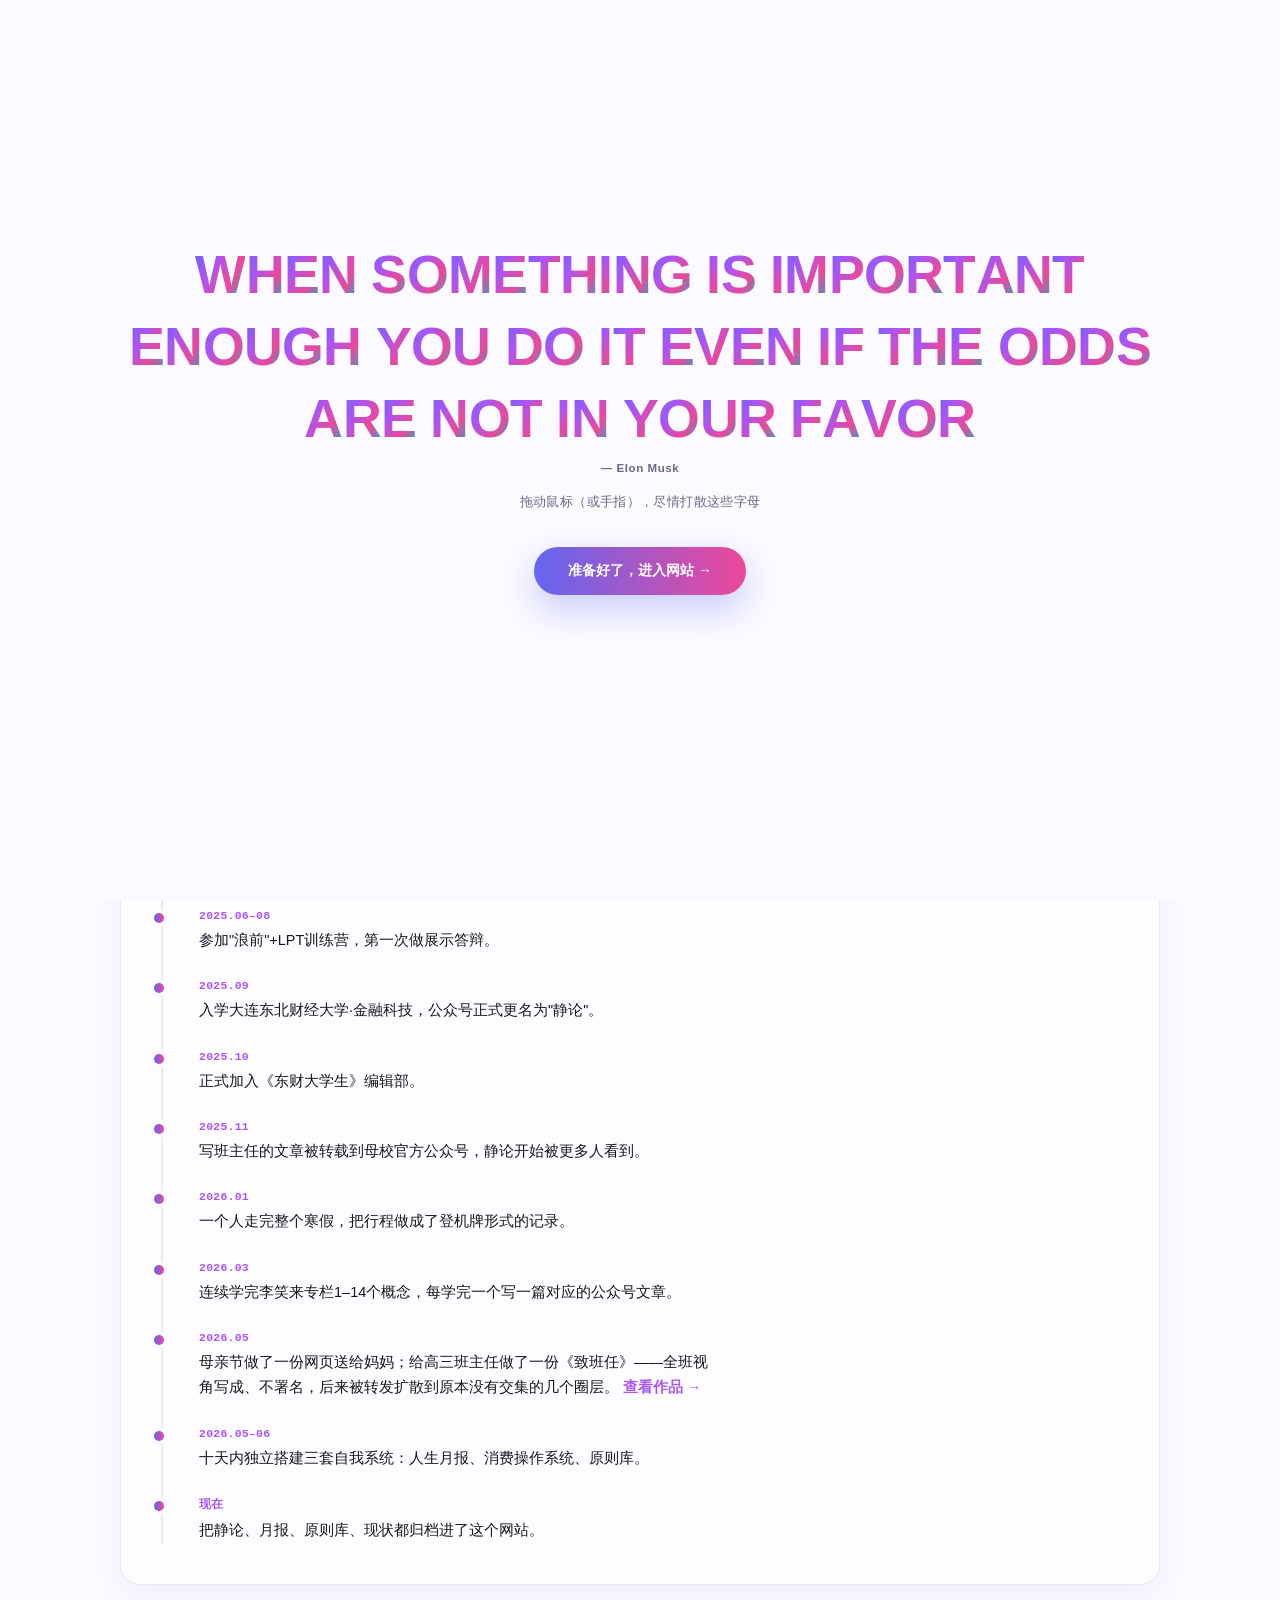
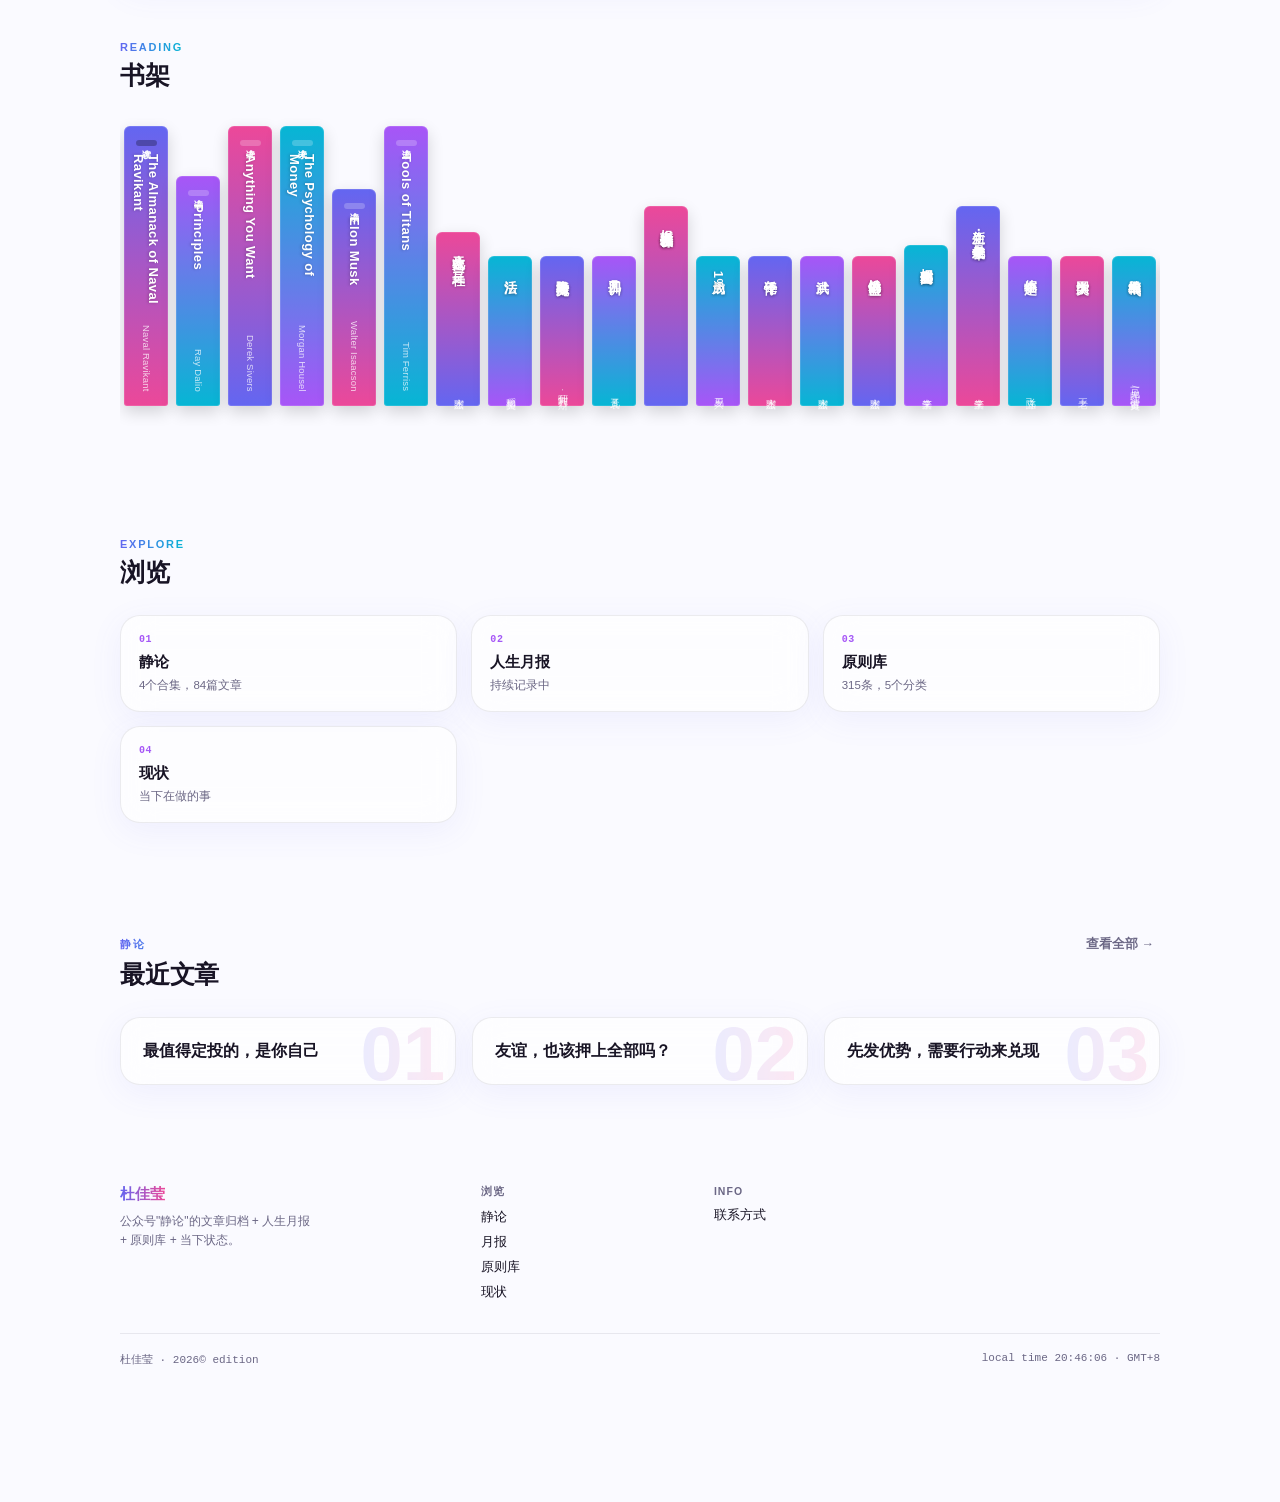
<file: index.html>
<!doctype html>
<html lang="zh-CN">
<head>
<meta charset="UTF-8">
<meta name="viewport" content="width=device-width, initial-scale=1.0">
<title>杜佳莹 · 个人网站</title>
<link rel="stylesheet" href="css/style.css">
</head>
<body>

<div class="intro-gate" id="introGate">
  <div class="intro-letters" id="introLetters"></div>
  <p class="intro-attr">— Elon Musk</p>
  <p class="intro-hint" id="introHint">拖动鼠标（或手指），尽情打散这些字母</p>
  <button class="intro-enter" id="introEnterBtn">准备好了，进入网站 →</button>
  <div class="intro-loadwrap" id="introLoadWrap">
    <div class="intro-loadtrack"><div class="intro-loadfill" id="introLoadFill"></div></div>
    <div class="intro-loadpct" id="introLoadPct">0%</div>
  </div>
</div>

<div class="mesh"><div class="blob b1"></div><div class="blob b2"></div><div class="blob b3"></div></div>

<header class="top">
  <div class="mark"><span>杜佳莹</span></div>
  <div class="header-right">
    <nav class="nav" id="mainNav">
      <a class="navlink on" data-view="home" onclick="showView('home')">首页</a>
      <a class="navlink" data-view="jinglun" onclick="showView('jinglun')">静论</a>
      <a class="navlink" data-view="yuebao" onclick="showView('yuebao')">月报</a>
      <a class="navlink" data-view="principles" onclick="showView('principles')">原则库</a>
      <a class="navlink" data-view="status" onclick="showView('status')">现状</a>
      <a class="navlink" data-view="contact" onclick="showView('contact')">联系</a>
    </nav>
    <button class="search-btn" onclick="openSearch()" aria-label="搜索" title="搜索 (Ctrl+K)">🔍</button>
    <div class="theme-toggle" id="themeToggle">
      <span class="on" data-theme="light" onclick="setTheme('light')">Light</span>
      <span data-theme="dark" onclick="setTheme('dark')">Dark</span>
    </div>
    <button class="menu-btn" id="menuBtn" onclick="toggleMenu()" aria-label="菜单">☰</button>
  </div>
</header>

<div class="search-overlay" id="searchOverlay">
  <div class="search-panel glass">
    <div class="search-inputrow">
      <span class="search-ic">🔍</span>
      <input type="text" id="searchInput" class="search-input" placeholder="搜索静论文章标题…" autocomplete="off"/>
      <button class="search-close" onclick="closeSearch()" aria-label="关闭">✕</button>
    </div>
    <div class="search-results" id="searchResults"></div>
  </div>
</div>

<div class="wrap">
  <div class="view active" data-view="home">
    <div class="hero">
      <div class="dispatch glass"><span class="dot"></span><span>持续更新中 · 静论/月报/原则库/现状</span></div>
      <h1 class="h1">Live long,<br/>and prosper.</h1>
      <p class="dek">一个长期使用的个人网站——公众号"静论"的文章归档、人生月报、原则库、当下状态。</p>
      <div class="glass stats">
        <div class="stat"><div class="n" data-target="84">0</div><div class="l">静论文章</div></div>
          <div class="stat"><div class="n" data-target="311">0</div><div class="l">原则条目</div></div>
        <div class="stat"><div class="n" data-target="4">0</div><div class="l">静论合集</div></div>
        <div class="stat"><div class="n" data-target="15">0</div><div class="l">月报期数</div></div>
      </div>
    </div>

    <div class="about-primary glass" id="introBox">
      <div class="eyebrow">About</div>
      <h2 class="h2" style="margin-top:6px">杜佳莹</h2>
      <p class="about-sub">19岁 · 金融科技 · 创作者</p>

      <div class="about-tags">
        <span class="tag-pill">逆向思考</span>
        <span class="tag-pill">不追热点</span>
        <span class="tag-pill">创作者路线</span>
        <span class="tag-pill">长期记录者</span>
        <span class="tag-pill">格式定义者</span>
        <span class="tag-pill">反标准答案</span>
      </div>

      <div class="timeline">
        <div class="tl-item">
          <div class="tl-dot"></div>
          <div class="tl-date">2025.06</div>
          <div class="tl-text">高考语文133.5分，高考结束的假期创办了自己的公众号，写下第一篇文章——写得很粗糙，还是发了。</div>
        </div>
        <div class="tl-item">
          <div class="tl-dot"></div>
          <div class="tl-date">2025.06–08</div>
          <div class="tl-text">参加"浪前"+LPT训练营，第一次做展示答辩。</div>
        </div>
        <div class="tl-item">
          <div class="tl-dot"></div>
          <div class="tl-date">2025.09</div>
          <div class="tl-text">入学大连东北财经大学·金融科技，公众号正式更名为"静论"。</div>
        </div>
        <div class="tl-item">
          <div class="tl-dot"></div>
          <div class="tl-date">2025.10</div>
          <div class="tl-text">正式加入《东财大学生》编辑部。</div>
        </div>
        <div class="tl-item">
          <div class="tl-dot"></div>
          <div class="tl-date">2025.11</div>
          <div class="tl-text">写班主任的文章被转载到母校官方公众号，静论开始被更多人看到。</div>
        </div>
        <div class="tl-item">
          <div class="tl-dot"></div>
          <div class="tl-date">2026.01</div>
          <div class="tl-text">一个人走完整个寒假，把行程做成了登机牌形式的记录。</div>
        </div>
        <div class="tl-item">
          <div class="tl-dot"></div>
          <div class="tl-date">2026.03</div>
          <div class="tl-text">连续学完李笑来专栏1–14个概念，每学完一个写一篇对应的公众号文章。</div>
        </div>
        <div class="tl-item">
          <div class="tl-dot"></div>
          <div class="tl-date">2026.05</div>
          <div class="tl-text">母亲节做了一份网页送给妈妈；给高三班主任做了一份《致班任》——全班视角写成、不署名，后来被转发扩散到原本没有交集的几个圈层。<a href="https://zhibanren2026.netlify.app" target="_blank" rel="noopener" class="tl-link">查看作品 →</a></div>
        </div>
        <div class="tl-item">
          <div class="tl-dot"></div>
          <div class="tl-date">2026.05–06</div>
          <div class="tl-text">十天内独立搭建三套自我系统：人生月报、消费操作系统、原则库。</div>
        </div>
        <div class="tl-item">
          <div class="tl-dot"></div>
          <div class="tl-date">现在</div>
          <div class="tl-text">把静论、月报、原则库、现状都归档进了这个网站。</div>
        </div>
      </div>
    </div>

    <section class="sec">
      <div class="sechead"><div><div class="eyebrow">Reading</div><h2 class="h2">书架</h2></div></div>
      <div class="shelf" id="bookshelf"></div>
    </section>

    <section class="sec">
      <div class="sechead"><div><div class="eyebrow">Explore</div><h2 class="h2">浏览</h2></div></div>
      <div class="dirgrid">
        <div class="glass dircard" onclick="showView('jinglun')"><div class="idx">01</div><h3>静论</h3><p>4个合集，84篇文章</p></div>
        <div class="glass dircard" onclick="showView('yuebao')"><div class="idx">02</div><h3>人生月报</h3><p>持续记录中</p></div>
        <div class="glass dircard" onclick="showView('principles')"><div class="idx">03</div><h3>原则库</h3><p>315条，5个分类</p></div>
        <div class="glass dircard" onclick="showView('status')"><div class="idx">04</div><h3>现状</h3><p>当下在做的事</p></div>
      </div>
    </section>

    <section class="sec">
      <div class="sechead"><div><div class="eyebrow">静论</div><h2 class="h2">最近文章</h2></div><button class="more" onclick="showView('jinglun')">查看全部 →</button></div>
      <div class="grid3" id="home-articles"></div>
    </section>
  </div>

  <div class="view" data-view="jinglun">
    <button class="back" onclick="showView('home')">← 返回首页</button>
    <div class="sechead"><div><div class="eyebrow">静论</div><h2 class="h2">合集（4个，共84篇）</h2></div></div>
    <div class="collgrid" id="collection-list" style="margin-bottom:40px"></div>
    <div class="coll-tabs" id="coll-tabs" style="margin-bottom:24px"></div>
    <div id="article-by-collection"></div>
  </div>

  <div class="view" data-view="yuebao">
    <button class="back" onclick="showView('home')">← 返回首页</button>
    <div class="sechead"><div><div class="eyebrow">人生月报</div><h2 class="h2">按月归档</h2></div></div>

    <div class="glass journey-box">
      <div class="journey-lbl">成长轨迹 · 2025.08 – 2026.10</div>
      <div class="journey" id="journeyBars"></div>
      <div class="journey-phases" id="journeyPhases"></div>
      <p class="journey-line" id="journeyLine"></p>
    </div>

    <div id="yuebao-list"></div>
  </div>

  <div class="view" data-view="yuebao-detail"><div class="art-page" id="yuebao-slot"></div></div>

  <div class="view" data-view="principles">
    <button class="back" onclick="showView('home')">← 返回首页</button>
      <div class="sechead"><div><div class="eyebrow">原则库</div><h2 class="h2">315条，按五类分组</h2></div></div>
    <div class="coll-tabs" id="pcat-tabs" style="margin-bottom:20px"></div>
    <div class="pcat-grid" id="principle-list"></div>
  </div>

  <div class="view" data-view="status">
    <button class="back" onclick="showView('home')">← 返回首页</button>
    <div class="sechead"><div><div class="eyebrow">现状</div><h2 class="h2">当下在做的事</h2></div></div>
    <div class="mono" style="font-size:11px;color:var(--sub);margin-bottom:16px" id="status-sync-time"></div>
    <div class="status-grid" id="status-labels"></div>
    <div class="glass pv1" style="margin-top:20px" id="status-bars"></div>
    <div class="glass pv1" style="margin-top:20px" id="showProgress"></div>

    <div class="glass heatmap-box">
      <div class="journey-lbl">执行记录 · 近30天</div>
      <div class="heatmap" id="heatmapGrid"></div>
      <div class="heatmap-legend"><span>强度</span><span class="hm-cell hm-lv1"></span><span class="hm-cell hm-lv2"></span><span class="hm-cell hm-lv3"></span><span class="hm-cell hm-lv4"></span></div>
    </div>

    <div class="journey-lbl" style="margin-top:24px">成就</div>
    <div class="badge-grid" id="badgeGrid"></div>
  </div>

  <div class="view" data-view="contact">
    <button class="back" onclick="showView('home')">← 返回首页</button>
    <div class="sechead"><div><div class="eyebrow">Contact</div><h2 class="h2">联系方式</h2></div></div>
    <div class="contact-qr-grid">
      <div class="glass qr-box">
        <img src="images/qrcode.jpg" alt="静论公众号二维码" class="qr-img"/>
        <p>扫码关注公众号「静论」</p>
      </div>
      <div class="glass qr-box">
        <img src="images/wechat_personal.jpg" alt="个人微信二维码" class="qr-img"/>
        <p>扫码加我个人微信</p>
      </div>
    </div>
  </div>

  <div class="view" data-view="article"><div class="art-page" id="article-slot"></div></div>

  <footer class="foot">
    <div class="foot-grid">
      <div class="foot-brand">
        <div class="mark"><span>杜佳莹</span></div>
        <p>公众号"静论"的文章归档 + 人生月报 + 原则库 + 当下状态。</p>
      </div>
      <div class="foot-col"><h4>浏览</h4>
        <a onclick="showView('jinglun')">静论</a><a onclick="showView('yuebao')">月报</a><a onclick="showView('principles')">原则库</a><a onclick="showView('status')">现状</a>
      </div>
      <div class="foot-col"><h4>Info</h4>
        <a onclick="showView('contact')">联系方式</a>
      </div>
    </div>
    <div class="foot-bottom">
      <div>杜佳莹 · 2026© edition</div>
      <div id="localtime">local time --</div>
    </div>
  </footer>
</div>

<button class="backtop" id="backtop" onclick="scrollToTop()">↑ Top</button>

<script src="js/main.js"></script>
</body>
</html>
</file>
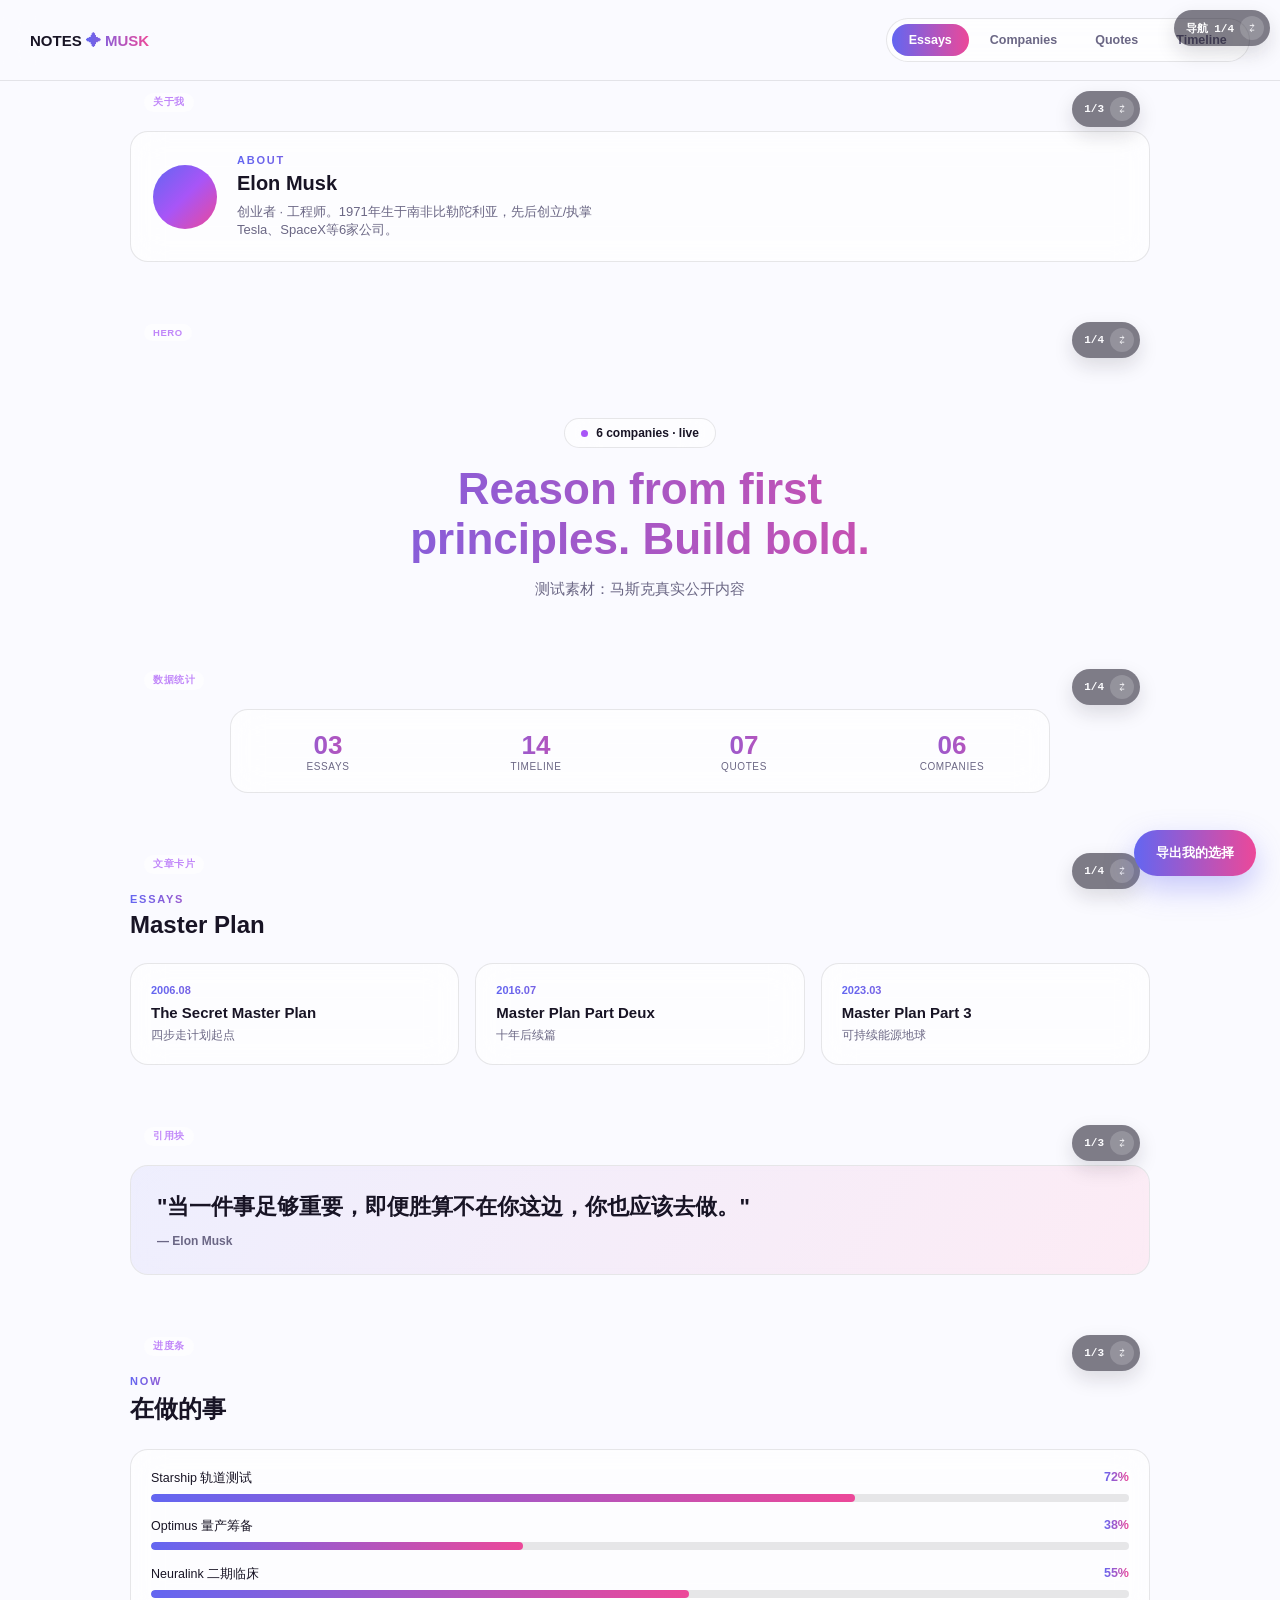
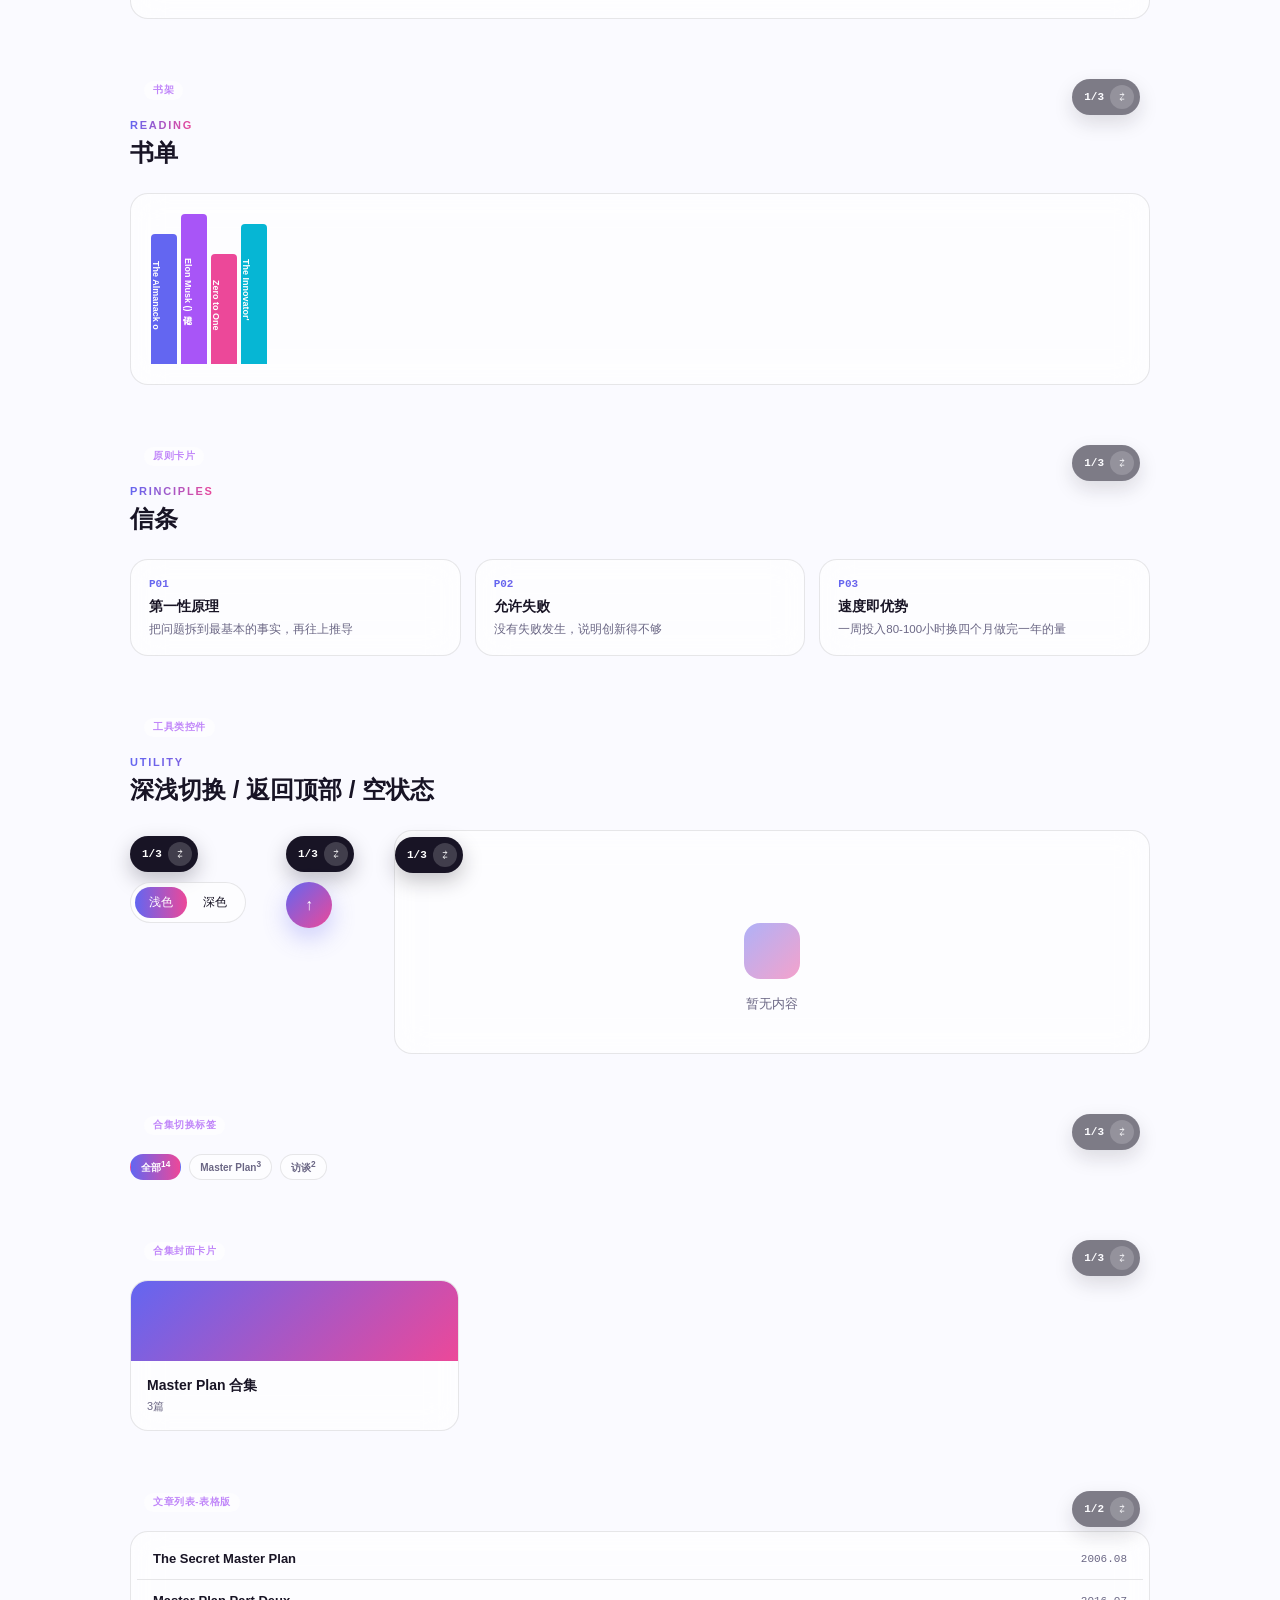
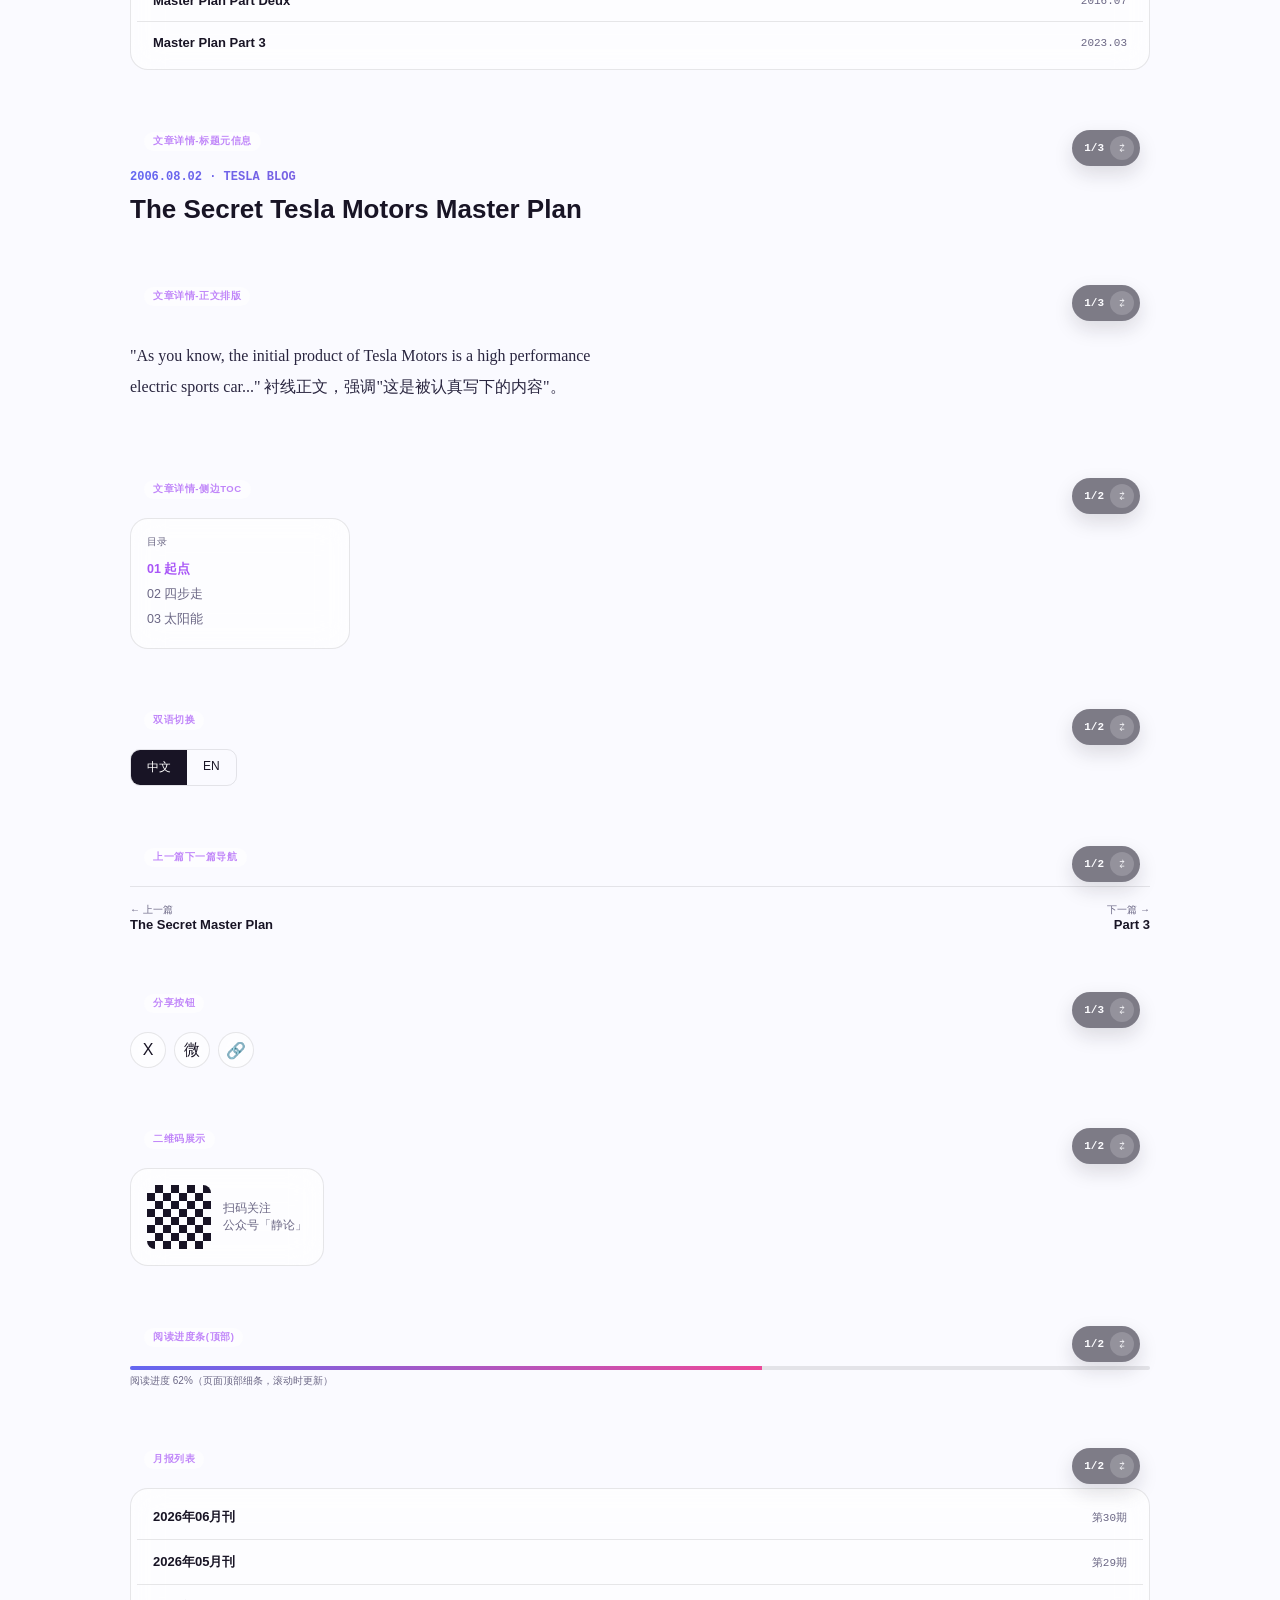
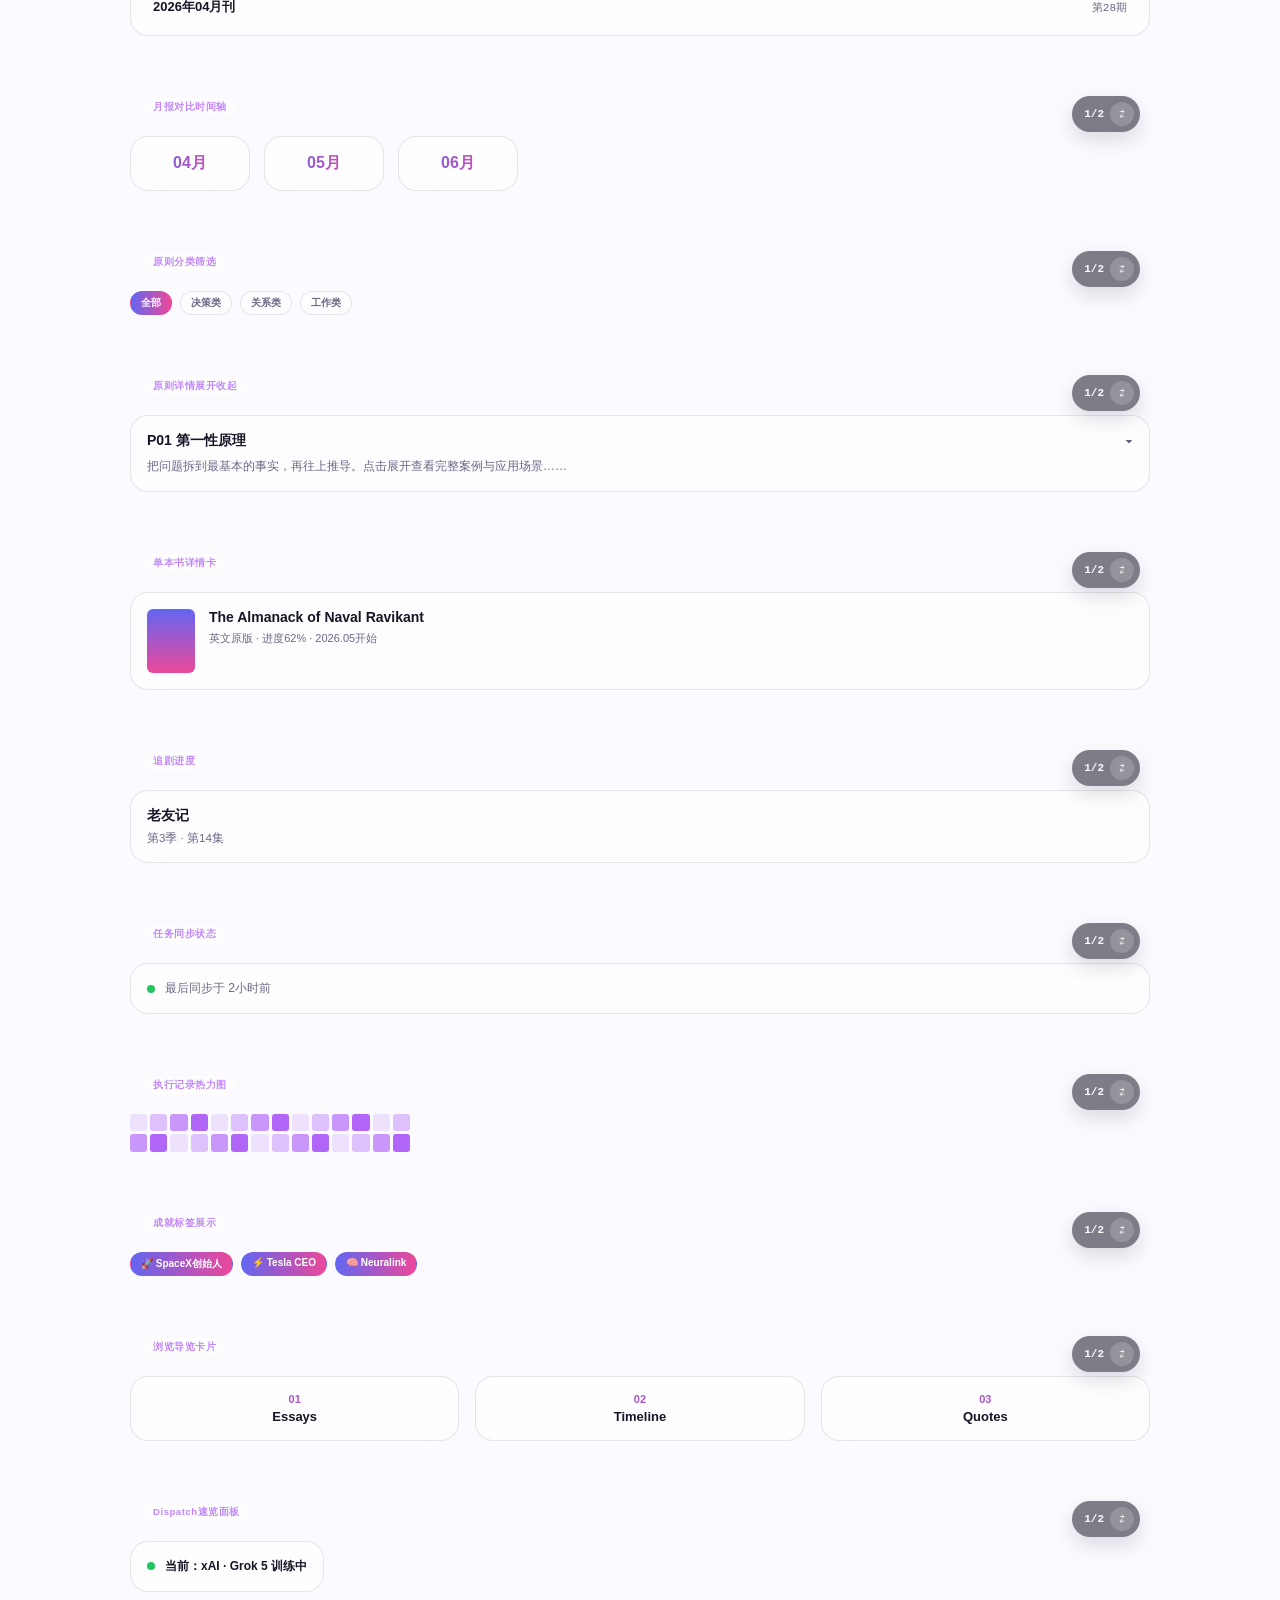
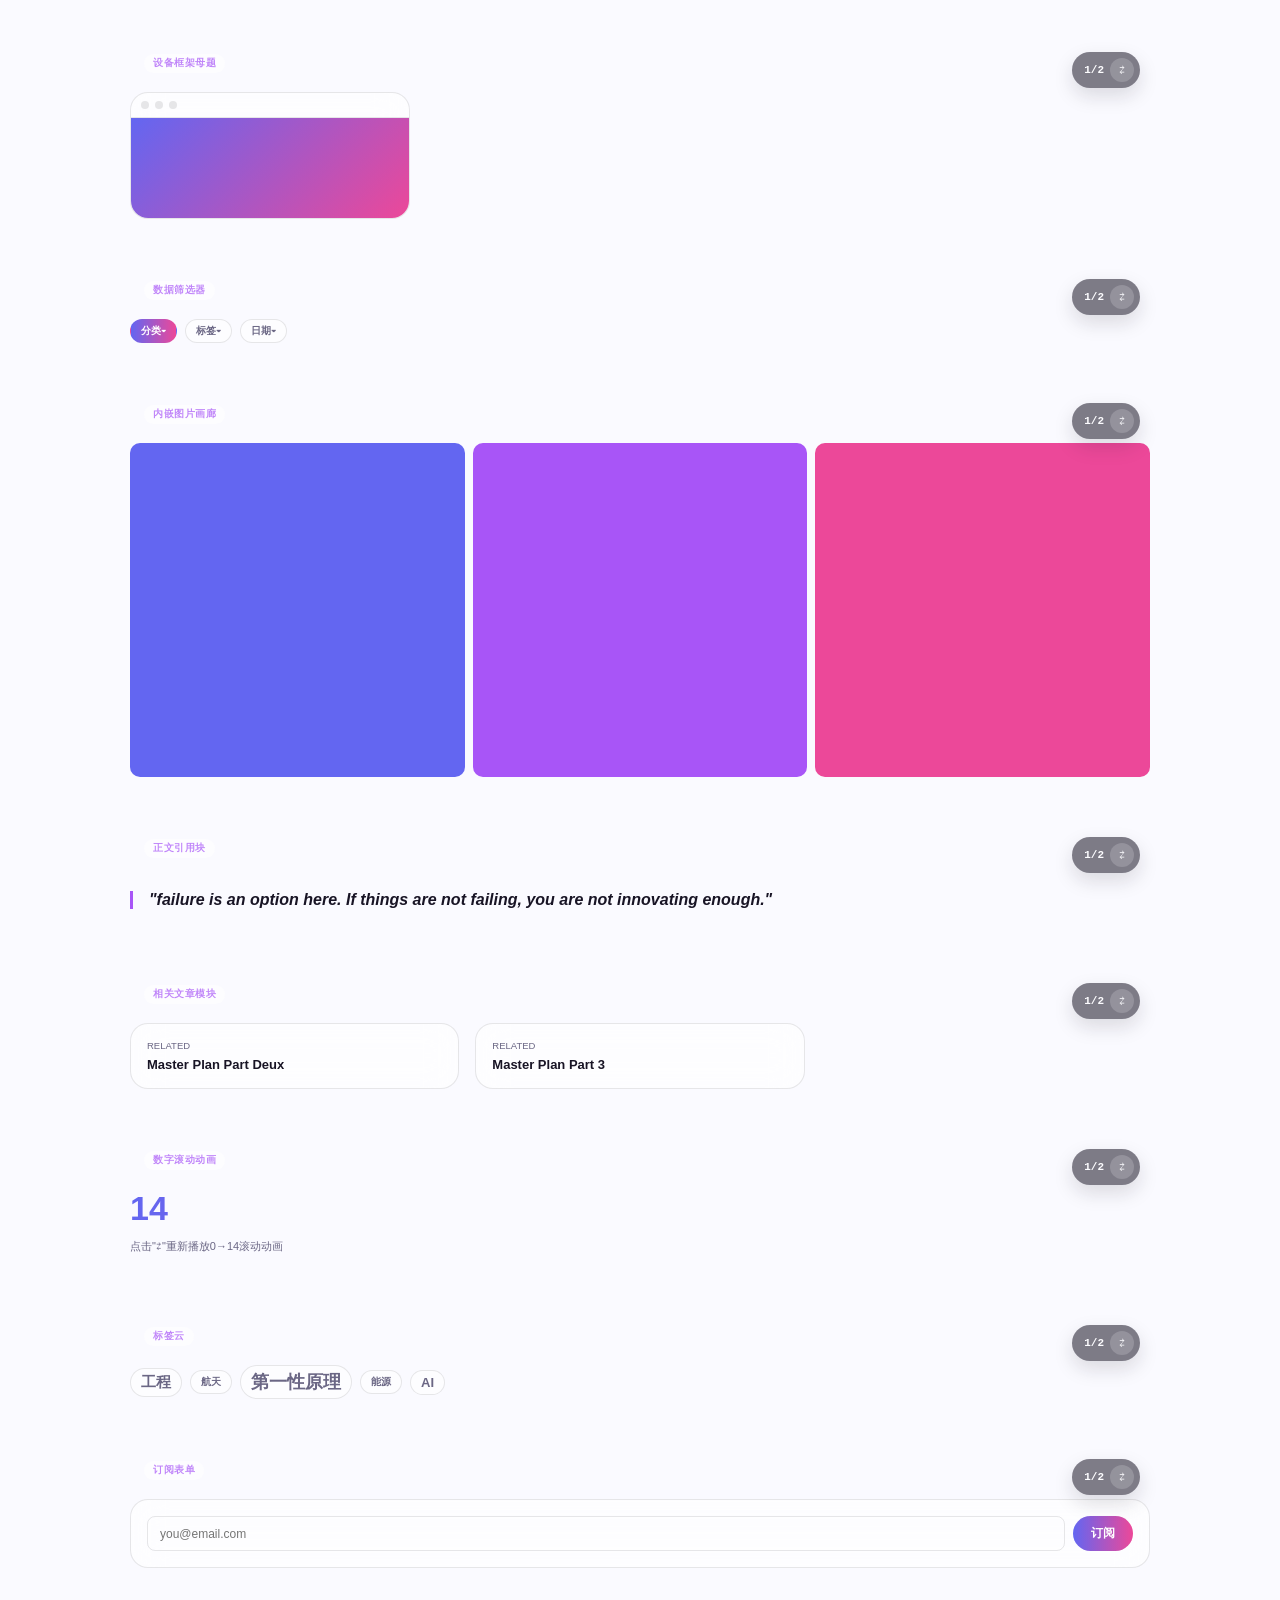
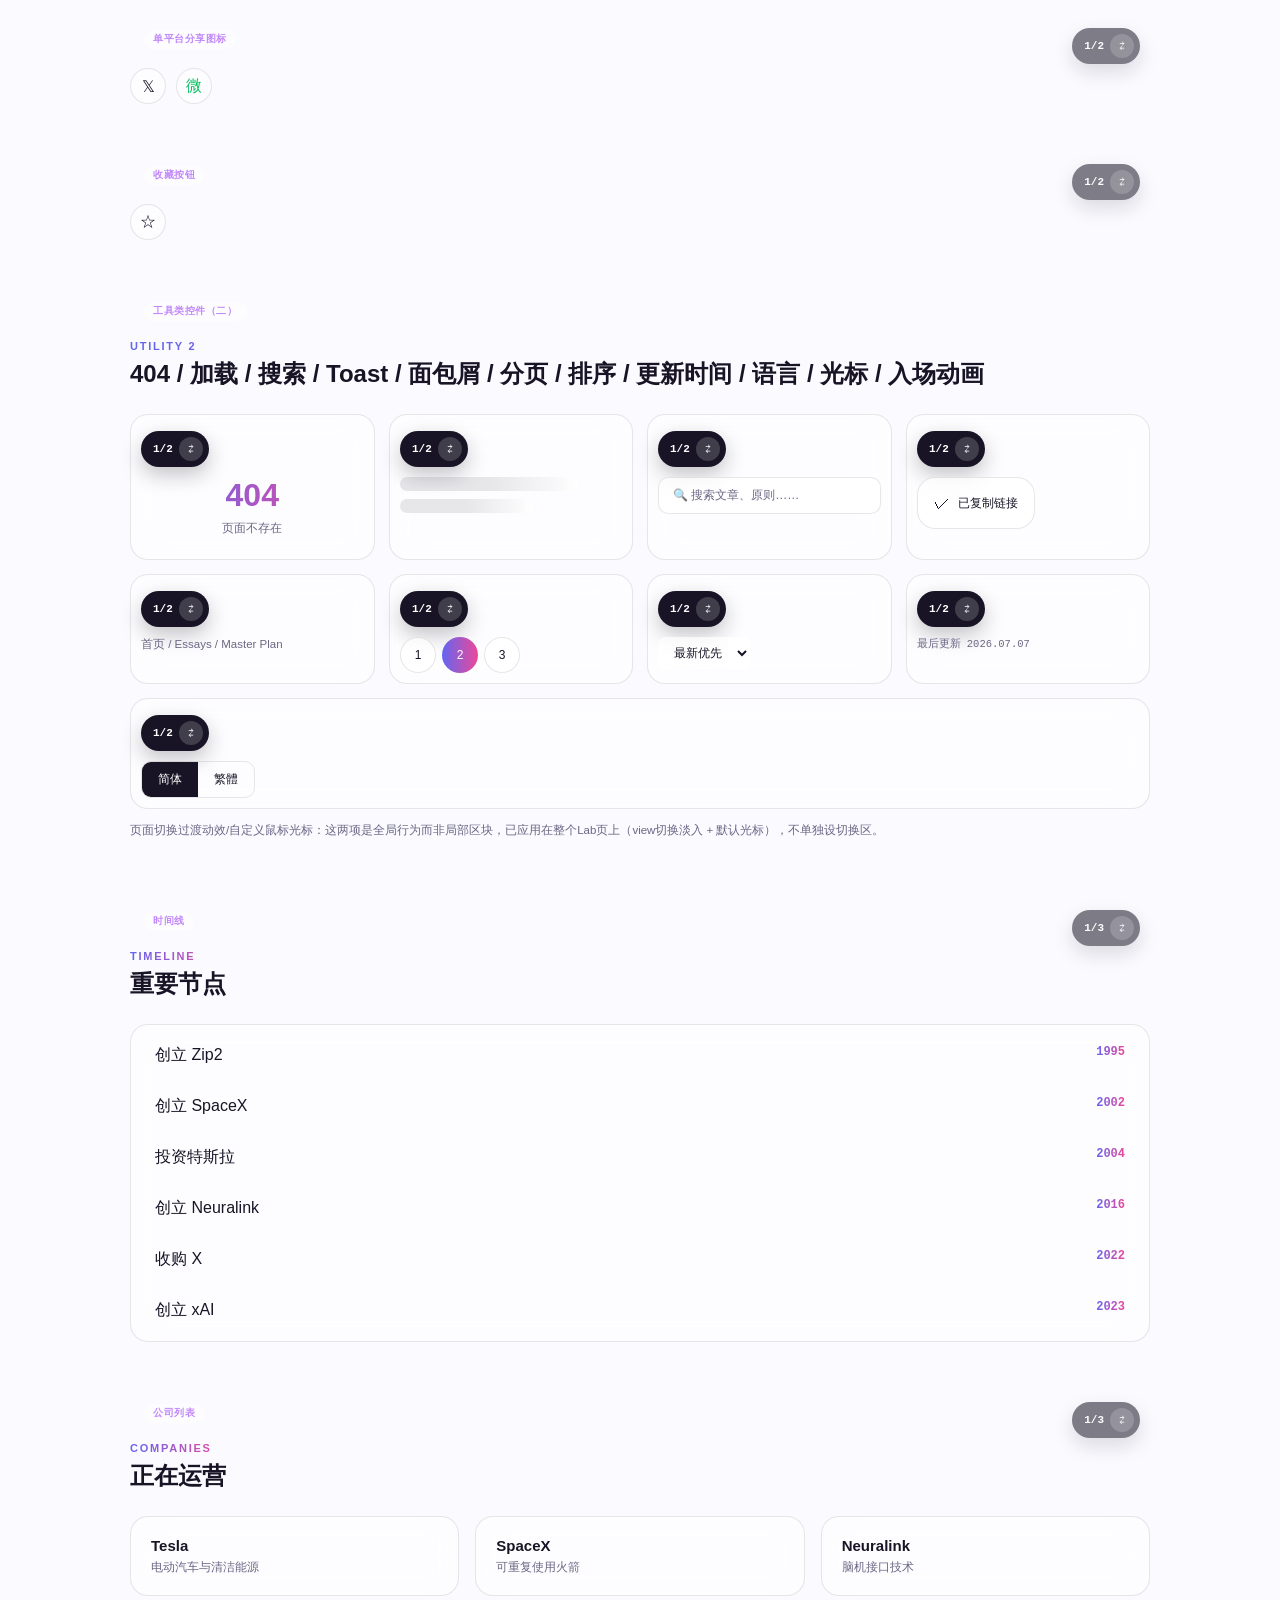
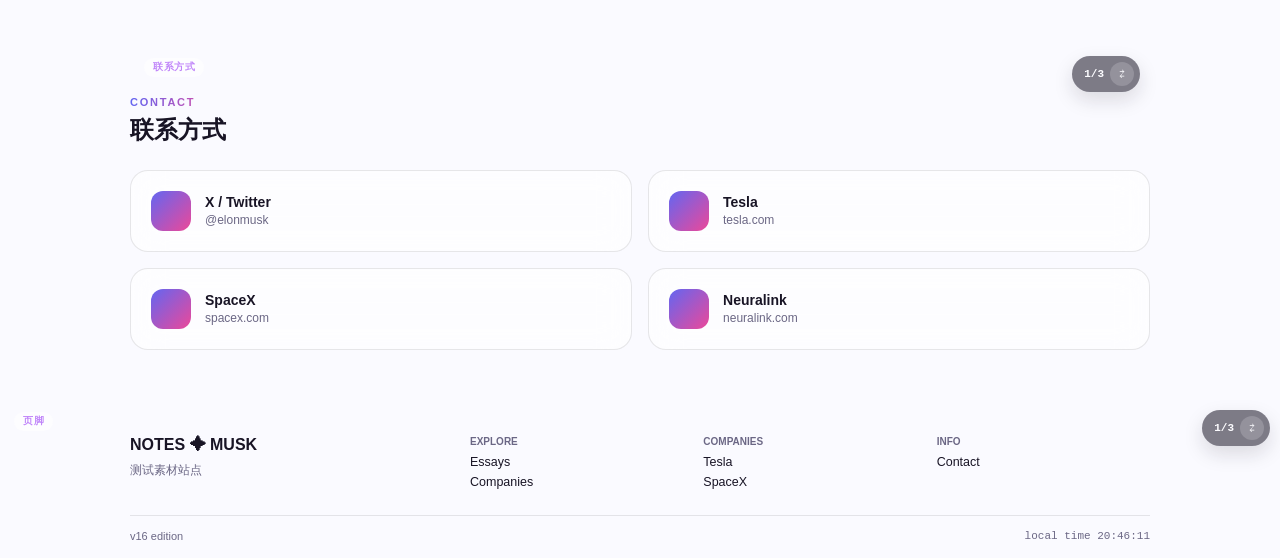
<file: lab.html>
<!doctype html>
<html lang="zh-CN">
<head>
<meta charset="UTF-8">
<meta name="viewport" content="width=device-width, initial-scale=1.0">
<title>组件Lab · 整页可切换</title>
<style>
  :root{
    --bg:#fafaff; --ink:#181425; --sub:#6b6785; --card:rgba(255,255,255,.65); --line:rgba(24,20,37,.1);
    --i1:#6366f1; --i2:#a855f7; --i3:#ec4899; --i4:#06b6d4;
  }
  *{box-sizing:border-box;}
  html,body{margin:0;}
  body{background:var(--bg);color:var(--ink);font-family:ui-sans-serif,-apple-system,"Segoe UI",sans-serif;overflow-x:hidden;}
  .mono{font-family:ui-monospace,"Cascadia Code","SF Mono",Consolas,monospace;}
  .grad-text{background:linear-gradient(90deg,var(--i1),var(--i3));-webkit-background-clip:text;background-clip:text;color:transparent;}
  .glass{background:var(--card);border:1px solid var(--line);backdrop-filter:blur(16px);border-radius:18px;}
  .wrap{max-width:1080px;margin:0 auto;padding:0 30px;}

  .zone{position:relative;}
  .switcher{
    position:absolute;top:10px;right:10px;z-index:20;display:flex;align-items:center;gap:6px;
    background:var(--ink);color:#fff;border-radius:999px;padding:6px 6px 6px 12px;font-size:11px;font-weight:700;
    box-shadow:0 8px 20px rgba(24,20,37,.25);opacity:.55;transition:opacity .2s;
  }
  .zone:hover .switcher{opacity:1;}
  .switcher .lbl{font-family:ui-monospace,monospace;}
  .switcher button{width:24px;height:24px;border-radius:50%;border:none;background:rgba(255,255,255,.18);color:#fff;cursor:pointer;font-size:12px;line-height:1;display:flex;align-items:center;justify-content:center;}
  .switcher button:hover{background:linear-gradient(90deg,var(--i1),var(--i3));}
  .zone-tag{position:absolute;top:12px;left:14px;z-index:20;font-size:9.5px;font-weight:800;letter-spacing:.06em;color:var(--i2);background:rgba(255,255,255,.85);padding:3px 9px;border-radius:999px;opacity:.7;}

  header.top{position:sticky;top:0;z-index:30;display:flex;justify-content:space-between;align-items:center;padding:18px 30px;background:rgba(250,250,255,.8);backdrop-filter:blur(16px);border-bottom:1px solid var(--line);}
  .mark{font-weight:800;font-size:15px;}
  .mark span{background:linear-gradient(90deg,var(--i1),var(--i3));-webkit-background-clip:text;background-clip:text;color:transparent;}

  section.sec{padding:50px 0;position:relative;}
  .sechead{display:flex;justify-content:space-between;align-items:baseline;margin-bottom:24px;}
  .eyebrow{font-size:11px;letter-spacing:.16em;text-transform:uppercase;font-weight:800;}
  h2.h2{font-size:24px;font-weight:800;margin:6px 0 0;}

  .n1{display:inline-flex;gap:4px;padding:5px;border-radius:999px;}
  .n1 a{font-size:12.5px;padding:9px 17px;border-radius:999px;font-weight:600;color:var(--sub);cursor:pointer;}
  .n1 a.on{background:linear-gradient(90deg,var(--i1),var(--i3));color:#fff;}
  .n2{display:flex;gap:24px;}
  .n2 a{font-size:13px;font-weight:600;color:var(--sub);padding-bottom:4px;border-bottom:2px solid transparent;cursor:pointer;}
  .n2 a.on{color:var(--ink);border-color:var(--i2);}
  .n4{display:inline-flex;gap:6px;padding:6px;border-radius:16px;box-shadow:0 10px 24px rgba(99,102,241,.15);}
  .n4 a{width:36px;height:36px;border-radius:11px;display:flex;align-items:center;justify-content:center;font-size:10px;font-weight:700;color:var(--sub);cursor:pointer;}
  .n4 a.on{background:linear-gradient(135deg,var(--i1),var(--i3));color:#fff;}
  .n5{display:flex;gap:18px;}
  .n5 a{font-size:12.5px;font-weight:700;color:var(--sub);cursor:pointer;}
  .n5 a.on{color:transparent;background:linear-gradient(90deg,var(--i1),var(--i3));-webkit-background-clip:text;background-clip:text;}

  .hv1{text-align:center;padding:56px 0 10px;}
  .hv1 h2{font-size:44px;font-weight:800;margin:16px 0;}
  .hv1 .pill{display:inline-flex;gap:8px;align-items:center;background:var(--card);border:1px solid var(--line);border-radius:999px;padding:7px 16px;font-size:12px;font-weight:600;}
  .hv1 .dot{width:7px;height:7px;border-radius:50%;background:var(--i2);}
  .hv2{display:flex;align-items:center;gap:30px;padding:40px 0;}
  .hv2 .txt{flex:1;}
  .hv2 h2{font-size:34px;font-weight:800;margin:0;}
  .hv2 .orb{width:170px;height:170px;border-radius:50%;flex-shrink:0;background:conic-gradient(var(--i1),var(--i2),var(--i3),var(--i4),var(--i1));animation:spin 8s linear infinite;}
  @keyframes spin{to{transform:rotate(360deg);}}
  .hv3{position:relative;border-radius:20px;overflow:hidden;padding:60px 30px;background:linear-gradient(135deg,#eef0ff,#fdeef9);text-align:center;}
  .hv4{display:flex;justify-content:space-between;align-items:center;flex-wrap:wrap;gap:20px;padding:40px 0;}
  .hv4 h2{font-size:32px;font-weight:800;margin:6px 0 0;}
  .hv4-badge{padding:12px 18px;border-radius:12px;font-size:11px;font-weight:700;text-align:center;}
  .hv4-badge .n{font-size:20px;display:block;}

  .s1{display:grid;grid-template-columns:repeat(4,1fr);gap:14px;max-width:820px;margin:0 auto;}
  .s1-item{padding:20px 12px;text-align:center;}
  .s1-item .n{font-size:26px;font-weight:800;}
  .s1-item .l{font-size:10px;color:var(--sub);text-transform:uppercase;letter-spacing:.06em;}
  .s2{display:flex;gap:24px;overflow-x:auto;padding:16px 0;border-top:1px solid var(--line);border-bottom:1px solid var(--line);}
  .s2-item{flex-shrink:0;text-align:center;padding:0 16px;}
  .s2-item .n{font-size:20px;font-weight:800;}
  .s3{display:flex;gap:22px;justify-content:center;}
  .ring{width:70px;height:70px;border-radius:50%;display:flex;align-items:center;justify-content:center;position:relative;}
  .ring::before{content:"";position:absolute;inset:0;border-radius:50%;background:conic-gradient(var(--i2) 0 70%, var(--line) 70% 100%);}
  .ring span{position:relative;background:var(--bg);width:54px;height:54px;border-radius:50%;display:flex;align-items:center;justify-content:center;font-size:12px;font-weight:800;}
  .s5{display:grid;grid-template-columns:repeat(4,1fr);gap:12px;}
  .s5-item{padding:16px;display:flex;align-items:center;gap:10px;}
  .s5-item .ic{width:32px;height:32px;border-radius:9px;flex-shrink:0;background:linear-gradient(135deg,var(--i1),var(--i3));}
  .s5-item .n{font-size:18px;font-weight:800;}

  .cardgrid{display:grid;grid-template-columns:repeat(3,1fr);gap:16px;}
  .c1{padding:20px;}
  .c1 .d{font-size:11px;font-weight:700;margin-bottom:8px;}
  .c1 h3{font-size:15px;margin:0 0 6px;font-weight:800;}
  .c1 p{font-size:12px;color:var(--sub);margin:0;}
  .c2{display:flex;overflow:hidden;padding:0;}
  .c2 .bar{width:6px;background:linear-gradient(180deg,var(--i1),var(--i3));flex-shrink:0;}
  .c2 .body{padding:18px;}
  .c3{overflow:hidden;padding:0;}
  .c3 .top{height:70px;background:linear-gradient(135deg,var(--i2),var(--i4));}
  .c3 .body{padding:16px;}
  .c5{position:relative;padding:22px;overflow:hidden;}
  .c5 .idx{position:absolute;right:8px;top:-6px;font-size:70px;font-weight:900;opacity:.12;}

  .q1{padding:26px;position:relative;overflow:hidden;}
  .q1::before{content:"";position:absolute;inset:0;background:linear-gradient(120deg,rgba(99,102,241,.1),rgba(236,72,153,.1));z-index:-1;}
  .q1 p{font-size:22px;font-weight:700;margin:0 0 12px;}
  .q4{text-align:center;padding:40px;background:linear-gradient(135deg,#eef0ff,#fdeef9);border-radius:20px;}
  .q4 p{font-size:24px;font-weight:800;max-width:60ch;margin:0 auto 14px;}
  .q3{display:flex;padding:0;overflow:hidden;}
  .q3 .accent{width:5px;background:linear-gradient(180deg,var(--i2),var(--i4));}
  .q3 .body{padding:22px;}

  .iv1{display:flex;gap:20px;align-items:center;padding:22px;}
  .iv1 .av{width:64px;height:64px;border-radius:50%;flex-shrink:0;background:linear-gradient(135deg,var(--i1),var(--i2),var(--i3));}
  .iv2{text-align:center;padding:30px;}
  .iv2 .av{width:80px;height:80px;border-radius:50%;margin:0 auto 14px;background:linear-gradient(135deg,var(--i1),var(--i2),var(--i3));}
  .iv3{display:grid;grid-template-columns:1fr 1fr;gap:0;overflow:hidden;padding:0;}
  .iv3 .txt{padding:24px;}
  .iv3 .stats{display:flex;flex-direction:column;justify-content:center;gap:14px;padding:24px;background:rgba(99,102,241,.05);}
  .iv3 .stats div{font-size:12px;color:var(--sub);}
  .iv3 .stats b{display:block;font-size:20px;color:var(--ink);}

  .tv1{display:flex;flex-direction:column;gap:2px;}
  .tv1-row{display:flex;justify-content:space-between;padding:14px 18px;border-radius:12px;}
  .tv1-row .yr{font-family:ui-monospace,monospace;font-size:12px;font-weight:700;}
  .tv2{display:flex;gap:20px;overflow-x:auto;padding:16px 4px;}
  .tv2-item{flex-shrink:0;width:150px;padding:16px;text-align:center;}
  .tv2-item .yr{font-family:ui-monospace,monospace;font-weight:800;font-size:16px;}
  .tv3{display:flex;flex-direction:column;gap:16px;}
  .tv3-row{display:flex;gap:16px;align-items:center;}
  .tv3-row.right{flex-direction:row-reverse;text-align:right;}
  .tv3-dot{width:10px;height:10px;border-radius:50%;flex-shrink:0;background:linear-gradient(135deg,var(--i1),var(--i3));}
  .tv3-card{flex:1;padding:14px 18px;}

  .cov1{display:grid;grid-template-columns:repeat(3,1fr);gap:16px;}
  .cov1-item{padding:20px;}
  .cov1-item h3{font-size:15px;margin:0 0 6px;font-weight:800;}
  .cov1-item p{font-size:11.5px;color:var(--sub);margin:0;}
  .cov2{display:flex;gap:14px;flex-wrap:wrap;justify-content:center;}
  .cov2-item{padding:14px 22px;border-radius:14px;font-weight:800;font-size:14px;}
  .cov3{display:flex;flex-direction:column;gap:2px;}
  .cov3-row{display:flex;padding:14px 18px;border-radius:10px;gap:14px;align-items:center;}
  .cov3-row .bar{width:4px;height:28px;border-radius:2px;background:linear-gradient(180deg,var(--i1),var(--i3));}

  .ctv1{display:grid;grid-template-columns:repeat(2,1fr);gap:16px;}
  .ctv1-item{padding:20px;display:flex;align-items:center;gap:14px;}
  .ctv1-item .ic{width:40px;height:40px;border-radius:12px;background:linear-gradient(135deg,var(--i1),var(--i3));flex-shrink:0;}
  .ctv2{display:flex;gap:24px;justify-content:center;flex-wrap:wrap;}
  .ctv2-item{text-align:center;}
  .ctv2-item .ic{width:48px;height:48px;border-radius:50%;margin:0 auto 8px;background:linear-gradient(135deg,var(--i1),var(--i3));}
  .ctv3{display:flex;flex-direction:column;gap:0;}
  .ctv3-row{display:flex;justify-content:space-between;padding:16px 20px;border-bottom:1px solid var(--line);}
  .ctv3-row:last-child{border-bottom:none;}

  .pv1{padding:20px;}
  .pv1-row{margin-bottom:16px;}
  .pv1-row:last-child{margin-bottom:0;}
  .pv1-top{display:flex;justify-content:space-between;font-size:12.5px;margin-bottom:7px;}
  .pv1-track{height:8px;border-radius:99px;background:var(--line);overflow:hidden;}
  .pv1-fill{height:100%;border-radius:99px;background:linear-gradient(90deg,var(--i1),var(--i3));}
  .pv2{display:flex;flex-direction:column;gap:14px;}
  .pv2-item{display:flex;align-items:center;gap:14px;padding:14px 18px;}
  .pv2-item .lbl2{width:110px;font-size:12.5px;font-weight:700;flex-shrink:0;}
  .pv2-track{flex:1;height:6px;border-radius:99px;background:var(--line);overflow:hidden;}
  .pv2-fill{height:100%;border-radius:99px;}
  .pv3{display:flex;gap:24px;justify-content:center;flex-wrap:wrap;}
  .pv3-item{text-align:center;}
  .pv3-ring{width:64px;height:64px;border-radius:50%;display:flex;align-items:center;justify-content:center;position:relative;margin:0 auto 8px;}
  .pv3-ring span{position:relative;background:var(--bg);width:50px;height:50px;border-radius:50%;display:flex;align-items:center;justify-content:center;font-size:11px;font-weight:800;}

  .bs1{display:flex;gap:4px;align-items:flex-end;padding:20px;}
  .bs1-spine{width:26px;border-radius:4px 4px 0 0;display:flex;align-items:flex-end;justify-content:center;padding-bottom:8px;color:#fff;font-size:9px;writing-mode:vertical-rl;font-weight:700;}
  .bs2{display:grid;grid-template-columns:repeat(4,1fr);gap:12px;}
  .bs2-item{padding:0;overflow:hidden;}
  .bs2-cover{height:70px;}
  .bs2-body{padding:10px;}
  .bs2-body h4{font-size:11.5px;margin:0;font-weight:700;}
  .bs3{display:flex;flex-direction:column;gap:2px;}
  .bs3-row{display:flex;align-items:center;gap:12px;padding:12px 16px;}
  .bs3-dot{width:10px;height:10px;border-radius:3px;flex-shrink:0;}

  .pr1{display:grid;grid-template-columns:repeat(3,1fr);gap:14px;}
  .pr1-item{padding:18px;}
  .pr1-item .idx{font-family:ui-monospace,monospace;font-size:11px;font-weight:800;margin-bottom:8px;}
  .pr1-item h4{font-size:13.5px;margin:0;font-weight:800;}
  .pr2{display:flex;gap:14px;overflow-x:auto;padding:4px;}
  .pr2-item{flex-shrink:0;width:200px;padding:16px;}
  .pr3{display:flex;flex-direction:column;gap:0;}
  .pr3-row{display:flex;gap:18px;padding:16px 4px;border-bottom:1px solid var(--line);align-items:baseline;}
  .pr3-row .big{font-size:28px;font-weight:900;opacity:.25;font-family:ui-monospace,monospace;}

  .th1{display:inline-flex;background:var(--card);border:1px solid var(--line);border-radius:999px;padding:4px;gap:2px;}
  .th1 span{padding:7px 14px;border-radius:999px;font-size:12px;cursor:pointer;}
  .th1 span.on{background:linear-gradient(90deg,var(--i1),var(--i3));color:#fff;}
  .th2{width:44px;height:44px;border-radius:12px;display:inline-flex;align-items:center;justify-content:center;font-size:16px;cursor:pointer;}
  .th3{display:inline-flex;border:1px solid var(--line);border-radius:10px;overflow:hidden;}
  .th3 span{padding:9px 16px;font-size:12px;cursor:pointer;}
  .th3 span.on{background:var(--ink);color:#fff;}

  .bt1{width:46px;height:46px;border-radius:50%;display:inline-flex;align-items:center;justify-content:center;color:#fff;font-size:16px;box-shadow:0 10px 24px rgba(99,102,241,.3);}
  .bt2{display:inline-flex;align-items:center;gap:6px;padding:10px 20px;border-radius:999px;color:#fff;font-size:12.5px;font-weight:700;box-shadow:0 10px 24px rgba(99,102,241,.3);}
  .bt3{width:52px;height:52px;border-radius:50%;position:relative;display:inline-flex;align-items:center;justify-content:center;}
  .bt3 span{position:relative;background:var(--bg);width:40px;height:40px;border-radius:50%;display:flex;align-items:center;justify-content:center;font-size:14px;}

  .es1{text-align:center;padding:40px 20px;}
  .es1 .ic{width:56px;height:56px;border-radius:16px;margin:0 auto 16px;background:linear-gradient(135deg,var(--i1),var(--i3));opacity:.5;}
  .es2{text-align:center;padding:44px 20px;}
  .es2 .ic{width:80px;height:80px;border-radius:50%;margin:0 auto 18px;background:linear-gradient(135deg,var(--i1),var(--i2),var(--i3));opacity:.35;}
  .es2 .btn{display:inline-block;margin-top:14px;padding:10px 22px;border-radius:999px;background:var(--ink);color:#fff;font-size:12px;font-weight:700;}
  .es3{text-align:center;padding:24px;font-size:13px;color:var(--sub);}

  /* -------- shared primitives for the long tail -------- */
  .gcard{padding:16px;}
  .gtag{font-size:10px;padding:4px 10px;border-radius:999px;background:var(--card);border:1px solid var(--line);color:var(--sub);font-weight:700;display:inline-block;}
  .gtag.on{background:linear-gradient(90deg,var(--i1),var(--i3));color:#fff;border-color:transparent;}
  .gbtn{padding:9px 18px;border-radius:999px;background:linear-gradient(90deg,var(--i1),var(--i3));color:#fff;font-size:12px;font-weight:700;display:inline-block;cursor:pointer;}
  .grow{display:flex;justify-content:space-between;align-items:center;padding:13px 16px;border-bottom:1px solid var(--line);}
  .grow:last-child{border-bottom:none;}
  .gring{width:36px;height:36px;border-radius:50%;flex-shrink:0;}
  .skel{background:linear-gradient(90deg,var(--line) 25%,rgba(255,255,255,.6) 50%,var(--line) 75%);background-size:200% 100%;animation:shimmer 1.4s infinite;border-radius:8px;}
  @keyframes shimmer{to{background-position:-200% 0;}}

  .f1-grid{display:grid;grid-template-columns:1.5fr repeat(3,1fr);gap:20px;padding:36px 0 20px;}
  .f1-grid h4{font-size:10px;text-transform:uppercase;color:var(--sub);margin:0 0 8px;}
  .f1-grid a{display:block;font-size:12.5px;margin-bottom:6px;cursor:pointer;}
  .f1-bottom{border-top:1px solid var(--line);padding:14px 0;font-size:11px;color:var(--sub);display:flex;justify-content:space-between;}
  .f2{text-align:center;padding:30px 0;}
  .f2 .socials{display:flex;justify-content:center;gap:14px;margin-bottom:10px;}
  .f2 .socials span{width:34px;height:34px;border-radius:50%;background:var(--card);border:1px solid var(--line);display:inline-flex;align-items:center;justify-content:center;font-size:11px;}
  .f4{padding:40px;border-radius:20px;background:linear-gradient(135deg,#eef0ff,#fdeef9);text-align:center;margin:20px 0;}
  .f4 .btn{display:inline-block;padding:12px 26px;border-radius:999px;background:var(--ink);color:#fff;font-size:13px;font-weight:700;}

  .export-fab{position:fixed;bottom:24px;right:24px;z-index:50;background:linear-gradient(90deg,var(--i1),var(--i3));color:#fff;border:none;border-radius:999px;padding:14px 22px;font-size:13px;font-weight:800;cursor:pointer;box-shadow:0 12px 30px rgba(99,102,241,.35);}
  .export-panel{position:fixed;bottom:80px;right:24px;z-index:50;width:340px;max-width:calc(100vw - 48px);}
  #exportHint{font-size:11px;color:var(--sub);margin-bottom:6px;display:block;}
  #exportBox{display:none;width:100%;height:260px;border-radius:14px;border:1px solid var(--line);padding:12px;font-family:ui-monospace,monospace;font-size:11px;background:var(--card);color:var(--ink);backdrop-filter:blur(16px);}
</style>
</head>
<body>

<header class="top zone">
  <div class="switcher"><span class="lbl">导航 1/4</span><button onclick="cycle('nav')">⇄</button></div>
  <div class="mark">NOTES <span>✦ MUSK</span></div>
  <div id="slot-nav"></div>
</header>

<div class="wrap">

  <section class="sec zone" id="zone-intro">
    <div class="zone-tag">关于我</div>
    <div class="switcher"><span class="lbl" id="lbl-intro">1/3</span><button onclick="cycle('intro')">⇄</button></div>
    <div id="slot-intro"></div>
  </section>

  <section class="sec zone" id="zone-hero">
    <div class="zone-tag">HERO</div>
    <div class="switcher"><span class="lbl" id="lbl-hero">1/4</span><button onclick="cycle('hero')">⇄</button></div>
    <div id="slot-hero"></div>
  </section>

  <section class="sec zone" id="zone-stat">
    <div class="zone-tag">数据统计</div>
    <div class="switcher"><span class="lbl" id="lbl-stat">1/4</span><button onclick="cycle('stat')">⇄</button></div>
    <div id="slot-stat"></div>
  </section>

  <section class="sec zone" id="zone-card">
    <div class="zone-tag">文章卡片</div>
    <div class="switcher"><span class="lbl" id="lbl-card">1/4</span><button onclick="cycle('card')">⇄</button></div>
    <div class="sechead"><div><div class="eyebrow grad-text">Essays</div><h2 class="h2">Master Plan</h2></div></div>
    <div id="slot-card"></div>
  </section>

  <section class="sec zone" id="zone-quote">
    <div class="zone-tag">引用块</div>
    <div class="switcher"><span class="lbl" id="lbl-quote">1/3</span><button onclick="cycle('quote')">⇄</button></div>
    <div id="slot-quote"></div>
  </section>

  <section class="sec zone" id="zone-progress">
    <div class="zone-tag">进度条</div>
    <div class="switcher"><span class="lbl" id="lbl-progress">1/3</span><button onclick="cycle('progress')">⇄</button></div>
    <div class="sechead"><div><div class="eyebrow grad-text">Now</div><h2 class="h2">在做的事</h2></div></div>
    <div id="slot-progress"></div>
  </section>

  <section class="sec zone" id="zone-bookshelf">
    <div class="zone-tag">书架</div>
    <div class="switcher"><span class="lbl" id="lbl-bookshelf">1/3</span><button onclick="cycle('bookshelf')">⇄</button></div>
    <div class="sechead"><div><div class="eyebrow grad-text">Reading</div><h2 class="h2">书单</h2></div></div>
    <div id="slot-bookshelf"></div>
  </section>

  <section class="sec zone" id="zone-principle">
    <div class="zone-tag">原则卡片</div>
    <div class="switcher"><span class="lbl" id="lbl-principle">1/3</span><button onclick="cycle('principle')">⇄</button></div>
    <div class="sechead"><div><div class="eyebrow grad-text">Principles</div><h2 class="h2">信条</h2></div></div>
    <div id="slot-principle"></div>
  </section>

  <section class="sec zone" id="zone-util">
    <div class="zone-tag">工具类控件</div>
    <div class="sechead"><div><div class="eyebrow grad-text">Utility</div><h2 class="h2">深浅切换 / 返回顶部 / 空状态</h2></div></div>
    <div style="display:flex;gap:40px;align-items:flex-start;flex-wrap:wrap;">
      <div class="zone" style="position:relative;padding-top:6px">
        <div class="switcher" style="position:static;display:inline-flex;margin-bottom:10px;opacity:1"><span class="lbl" id="lbl-theme">1/3</span><button onclick="cycle('theme')">⇄</button></div>
        <div id="slot-theme"></div>
      </div>
      <div class="zone" style="position:relative;padding-top:6px">
        <div class="switcher" style="position:static;display:inline-flex;margin-bottom:10px;opacity:1"><span class="lbl" id="lbl-backtop">1/3</span><button onclick="cycle('backtop')">⇄</button></div>
        <div id="slot-backtop"></div>
      </div>
      <div class="glass zone" style="position:relative;padding-top:6px;flex:1;min-width:260px">
        <div class="switcher" style="position:static;display:inline-flex;margin-bottom:10px;opacity:1"><span class="lbl" id="lbl-empty">1/3</span><button onclick="cycle('empty')">⇄</button></div>
        <div id="slot-empty"></div>
      </div>
    </div>
  </section>

  <section class="sec zone" id="zone-collectiontabs">
    <div class="zone-tag">合集切换标签</div>
    <div class="switcher"><span class="lbl" id="lbl-collectiontabs">1/3</span><button onclick="cycle('collectiontabs')">⇄</button></div>
    <div id="slot-collectiontabs"></div>
  </section>

  <section class="sec zone" id="zone-collectioncover">
    <div class="zone-tag">合集封面卡片</div>
    <div class="switcher"><span class="lbl" id="lbl-collectioncover">1/3</span><button onclick="cycle('collectioncover')">⇄</button></div>
    <div id="slot-collectioncover"></div>
  </section>

  <section class="sec zone" id="zone-articletable">
    <div class="zone-tag">文章列表-表格版</div>
    <div class="switcher"><span class="lbl" id="lbl-articletable">1/2</span><button onclick="cycle('articletable')">⇄</button></div>
    <div id="slot-articletable"></div>
  </section>

  <section class="sec zone" id="zone-articlemeta">
    <div class="zone-tag">文章详情-标题元信息</div>
    <div class="switcher"><span class="lbl" id="lbl-articlemeta">1/3</span><button onclick="cycle('articlemeta')">⇄</button></div>
    <div id="slot-articlemeta"></div>
  </section>

  <section class="sec zone" id="zone-articlebody">
    <div class="zone-tag">文章详情-正文排版</div>
    <div class="switcher"><span class="lbl" id="lbl-articlebody">1/3</span><button onclick="cycle('articlebody')">⇄</button></div>
    <div id="slot-articlebody"></div>
  </section>

  <section class="sec zone" id="zone-articletoc">
    <div class="zone-tag">文章详情-侧边TOC</div>
    <div class="switcher"><span class="lbl" id="lbl-articletoc">1/2</span><button onclick="cycle('articletoc')">⇄</button></div>
    <div id="slot-articletoc"></div>
  </section>

  <section class="sec zone" id="zone-bilingual">
    <div class="zone-tag">双语切换</div>
    <div class="switcher"><span class="lbl" id="lbl-bilingual">1/2</span><button onclick="cycle('bilingual')">⇄</button></div>
    <div id="slot-bilingual"></div>
  </section>

  <section class="sec zone" id="zone-articlenav">
    <div class="zone-tag">上一篇下一篇导航</div>
    <div class="switcher"><span class="lbl" id="lbl-articlenav">1/2</span><button onclick="cycle('articlenav')">⇄</button></div>
    <div id="slot-articlenav"></div>
  </section>

  <section class="sec zone" id="zone-share">
    <div class="zone-tag">分享按钮</div>
    <div class="switcher"><span class="lbl" id="lbl-share">1/3</span><button onclick="cycle('share')">⇄</button></div>
    <div id="slot-share"></div>
  </section>

  <section class="sec zone" id="zone-qrcode">
    <div class="zone-tag">二维码展示</div>
    <div class="switcher"><span class="lbl" id="lbl-qrcode">1/2</span><button onclick="cycle('qrcode')">⇄</button></div>
    <div id="slot-qrcode"></div>
  </section>

  <section class="sec zone" id="zone-readprogress">
    <div class="zone-tag">阅读进度条(顶部)</div>
    <div class="switcher"><span class="lbl" id="lbl-readprogress">1/2</span><button onclick="cycle('readprogress')">⇄</button></div>
    <div id="slot-readprogress"></div>
  </section>

  <section class="sec zone" id="zone-monthlylist">
    <div class="zone-tag">月报列表</div>
    <div class="switcher"><span class="lbl" id="lbl-monthlylist">1/2</span><button onclick="cycle('monthlylist')">⇄</button></div>
    <div id="slot-monthlylist"></div>
  </section>

  <section class="sec zone" id="zone-monthlytimeline">
    <div class="zone-tag">月报对比时间轴</div>
    <div class="switcher"><span class="lbl" id="lbl-monthlytimeline">1/2</span><button onclick="cycle('monthlytimeline')">⇄</button></div>
    <div id="slot-monthlytimeline"></div>
  </section>

  <section class="sec zone" id="zone-principlefilter">
    <div class="zone-tag">原则分类筛选</div>
    <div class="switcher"><span class="lbl" id="lbl-principlefilter">1/2</span><button onclick="cycle('principlefilter')">⇄</button></div>
    <div id="slot-principlefilter"></div>
  </section>

  <section class="sec zone" id="zone-principleexpand">
    <div class="zone-tag">原则详情展开收起</div>
    <div class="switcher"><span class="lbl" id="lbl-principleexpand">1/2</span><button onclick="cycle('principleexpand')">⇄</button></div>
    <div id="slot-principleexpand"></div>
  </section>

  <section class="sec zone" id="zone-bookdetail">
    <div class="zone-tag">单本书详情卡</div>
    <div class="switcher"><span class="lbl" id="lbl-bookdetail">1/2</span><button onclick="cycle('bookdetail')">⇄</button></div>
    <div id="slot-bookdetail"></div>
  </section>

  <section class="sec zone" id="zone-watching">
    <div class="zone-tag">追剧进度</div>
    <div class="switcher"><span class="lbl" id="lbl-watching">1/2</span><button onclick="cycle('watching')">⇄</button></div>
    <div id="slot-watching"></div>
  </section>

  <section class="sec zone" id="zone-syncstatus">
    <div class="zone-tag">任务同步状态</div>
    <div class="switcher"><span class="lbl" id="lbl-syncstatus">1/2</span><button onclick="cycle('syncstatus')">⇄</button></div>
    <div id="slot-syncstatus"></div>
  </section>

  <section class="sec zone" id="zone-heatmap">
    <div class="zone-tag">执行记录热力图</div>
    <div class="switcher"><span class="lbl" id="lbl-heatmap">1/2</span><button onclick="cycle('heatmap')">⇄</button></div>
    <div id="slot-heatmap"></div>
  </section>

  <section class="sec zone" id="zone-badges">
    <div class="zone-tag">成就标签展示</div>
    <div class="switcher"><span class="lbl" id="lbl-badges">1/2</span><button onclick="cycle('badges')">⇄</button></div>
    <div id="slot-badges"></div>
  </section>

  <section class="sec zone" id="zone-explorecards">
    <div class="zone-tag">浏览导览卡片</div>
    <div class="switcher"><span class="lbl" id="lbl-explorecards">1/2</span><button onclick="cycle('explorecards')">⇄</button></div>
    <div id="slot-explorecards"></div>
  </section>

  <section class="sec zone" id="zone-dispatch">
    <div class="zone-tag">Dispatch速览面板</div>
    <div class="switcher"><span class="lbl" id="lbl-dispatch">1/2</span><button onclick="cycle('dispatch')">⇄</button></div>
    <div id="slot-dispatch"></div>
  </section>

  <section class="sec zone" id="zone-deviceframe">
    <div class="zone-tag">设备框架母题</div>
    <div class="switcher"><span class="lbl" id="lbl-deviceframe">1/2</span><button onclick="cycle('deviceframe')">⇄</button></div>
    <div id="slot-deviceframe"></div>
  </section>

  <section class="sec zone" id="zone-datafilter">
    <div class="zone-tag">数据筛选器</div>
    <div class="switcher"><span class="lbl" id="lbl-datafilter">1/2</span><button onclick="cycle('datafilter')">⇄</button></div>
    <div id="slot-datafilter"></div>
  </section>

  <section class="sec zone" id="zone-gallery">
    <div class="zone-tag">内嵌图片画廊</div>
    <div class="switcher"><span class="lbl" id="lbl-gallery">1/2</span><button onclick="cycle('gallery')">⇄</button></div>
    <div id="slot-gallery"></div>
  </section>

  <section class="sec zone" id="zone-pullquote">
    <div class="zone-tag">正文引用块</div>
    <div class="switcher"><span class="lbl" id="lbl-pullquote">1/2</span><button onclick="cycle('pullquote')">⇄</button></div>
    <div id="slot-pullquote"></div>
  </section>

  <section class="sec zone" id="zone-related">
    <div class="zone-tag">相关文章模块</div>
    <div class="switcher"><span class="lbl" id="lbl-related">1/2</span><button onclick="cycle('related')">⇄</button></div>
    <div id="slot-related"></div>
  </section>

  <section class="sec zone" id="zone-countup">
    <div class="zone-tag">数字滚动动画</div>
    <div class="switcher"><span class="lbl" id="lbl-countup">1/2</span><button onclick="cycle('countup')">⇄</button></div>
    <div id="slot-countup"></div>
  </section>

  <section class="sec zone" id="zone-tagcloud">
    <div class="zone-tag">标签云</div>
    <div class="switcher"><span class="lbl" id="lbl-tagcloud">1/2</span><button onclick="cycle('tagcloud')">⇄</button></div>
    <div id="slot-tagcloud"></div>
  </section>

  <section class="sec zone" id="zone-newsletter">
    <div class="zone-tag">订阅表单</div>
    <div class="switcher"><span class="lbl" id="lbl-newsletter">1/2</span><button onclick="cycle('newsletter')">⇄</button></div>
    <div id="slot-newsletter"></div>
  </section>

  <section class="sec zone" id="zone-socialshare">
    <div class="zone-tag">单平台分享图标</div>
    <div class="switcher"><span class="lbl" id="lbl-socialshare">1/2</span><button onclick="cycle('socialshare')">⇄</button></div>
    <div id="slot-socialshare"></div>
  </section>

  <section class="sec zone" id="zone-bookmark">
    <div class="zone-tag">收藏按钮</div>
    <div class="switcher"><span class="lbl" id="lbl-bookmark">1/2</span><button onclick="cycle('bookmark')">⇄</button></div>
    <div id="slot-bookmark"></div>
  </section>

  <section class="sec zone" id="zone-util2">
    <div class="zone-tag">工具类控件（二）</div>
    <div class="sechead"><div><div class="eyebrow grad-text">Utility 2</div><h2 class="h2">404 / 加载 / 搜索 / Toast / 面包屑 / 分页 / 排序 / 更新时间 / 语言 / 光标 / 入场动画</h2></div></div>
    <div style="display:flex;gap:14px;flex-wrap:wrap;">
      <div class="glass zone" style="position:relative;padding-top:6px;flex:1;min-width:200px"><div class="switcher" style="position:static;display:inline-flex;margin:10px;opacity:1"><span class="lbl" id="lbl-notfound">1/2</span><button onclick="cycle('notfound')">⇄</button></div><div id="slot-notfound" style="padding:0 10px 10px"></div></div>
      <div class="glass zone" style="position:relative;padding-top:6px;flex:1;min-width:200px"><div class="switcher" style="position:static;display:inline-flex;margin:10px;opacity:1"><span class="lbl" id="lbl-loading">1/2</span><button onclick="cycle('loading')">⇄</button></div><div id="slot-loading" style="padding:0 10px 10px"></div></div>
      <div class="glass zone" style="position:relative;padding-top:6px;flex:1;min-width:200px"><div class="switcher" style="position:static;display:inline-flex;margin:10px;opacity:1"><span class="lbl" id="lbl-search">1/2</span><button onclick="cycle('search')">⇄</button></div><div id="slot-search" style="padding:0 10px 10px"></div></div>
      <div class="glass zone" style="position:relative;padding-top:6px;flex:1;min-width:200px"><div class="switcher" style="position:static;display:inline-flex;margin:10px;opacity:1"><span class="lbl" id="lbl-toast">1/2</span><button onclick="cycle('toast')">⇄</button></div><div id="slot-toast" style="padding:0 10px 10px"></div></div>
      <div class="glass zone" style="position:relative;padding-top:6px;flex:1;min-width:200px"><div class="switcher" style="position:static;display:inline-flex;margin:10px;opacity:1"><span class="lbl" id="lbl-breadcrumb">1/2</span><button onclick="cycle('breadcrumb')">⇄</button></div><div id="slot-breadcrumb" style="padding:0 10px 10px"></div></div>
      <div class="glass zone" style="position:relative;padding-top:6px;flex:1;min-width:200px"><div class="switcher" style="position:static;display:inline-flex;margin:10px;opacity:1"><span class="lbl" id="lbl-pagination">1/2</span><button onclick="cycle('pagination')">⇄</button></div><div id="slot-pagination" style="padding:0 10px 10px"></div></div>
      <div class="glass zone" style="position:relative;padding-top:6px;flex:1;min-width:200px"><div class="switcher" style="position:static;display:inline-flex;margin:10px;opacity:1"><span class="lbl" id="lbl-sort">1/2</span><button onclick="cycle('sort')">⇄</button></div><div id="slot-sort" style="padding:0 10px 10px"></div></div>
      <div class="glass zone" style="position:relative;padding-top:6px;flex:1;min-width:200px"><div class="switcher" style="position:static;display:inline-flex;margin:10px;opacity:1"><span class="lbl" id="lbl-updated">1/2</span><button onclick="cycle('updated')">⇄</button></div><div id="slot-updated" style="padding:0 10px 10px"></div></div>
      <div class="glass zone" style="position:relative;padding-top:6px;flex:1;min-width:200px"><div class="switcher" style="position:static;display:inline-flex;margin:10px;opacity:1"><span class="lbl" id="lbl-language">1/2</span><button onclick="cycle('language')">⇄</button></div><div id="slot-language" style="padding:0 10px 10px"></div></div>
    </div>
    <p style="font-size:11.5px;color:var(--sub);margin-top:14px">页面切换过渡动效/自定义鼠标光标：这两项是全局行为而非局部区块，已应用在整个Lab页上（view切换淡入 + 默认光标），不单独设切换区。</p>
  </section>

  <section class="sec zone" id="zone-timeline">
    <div class="zone-tag">时间线</div>
    <div class="switcher"><span class="lbl" id="lbl-timeline">1/3</span><button onclick="cycle('timeline')">⇄</button></div>
    <div class="sechead"><div><div class="eyebrow grad-text">Timeline</div><h2 class="h2">重要节点</h2></div></div>
    <div id="slot-timeline"></div>
  </section>

  <section class="sec zone" id="zone-companies">
    <div class="zone-tag">公司列表</div>
    <div class="switcher"><span class="lbl" id="lbl-companies">1/3</span><button onclick="cycle('companies')">⇄</button></div>
    <div class="sechead"><div><div class="eyebrow grad-text">Companies</div><h2 class="h2">正在运营</h2></div></div>
    <div id="slot-companies"></div>
  </section>

  <section class="sec zone" id="zone-contact">
    <div class="zone-tag">联系方式</div>
    <div class="switcher"><span class="lbl" id="lbl-contact">1/3</span><button onclick="cycle('contact')">⇄</button></div>
    <div class="sechead"><div><div class="eyebrow grad-text">Contact</div><h2 class="h2">联系方式</h2></div></div>
    <div id="slot-contact"></div>
  </section>

</div>

<footer class="zone" id="zone-footer">
  <div class="zone-tag">页脚</div>
  <div class="switcher"><span class="lbl" id="lbl-footer">1/3</span><button onclick="cycle('footer')">⇄</button></div>
  <div class="wrap" id="slot-footer"></div>
</footer>

<div class="export-panel">
  <span id="exportHint"></span>
  <textarea id="exportBox" readonly></textarea>
</div>
<button class="export-fab" onclick="exportSelections()">导出我的选择</button>

<script src="js/lab.js"></script>
</body>
</html>
</file>
<file: css/style.css>
:root{
  --bg:#fafaff; --ink:#181425; --sub:#6b6785; --card:rgba(255,255,255,.65); --line:rgba(24,20,37,.08);
  --i1:#6366f1; --i2:#a855f7; --i3:#ec4899; --i4:#06b6d4;
}
:root[data-theme="dark"]{
  --bg:#14121f; --ink:#f0ece2; --sub:#9a94ad; --card:rgba(255,255,255,.06); --line:rgba(255,255,255,.1);
}
*{box-sizing:border-box;}
html,body{margin:0;}
body{
  background:var(--bg); color:var(--ink);
  font-family:ui-sans-serif,-apple-system,"Segoe UI",sans-serif;
  overflow-x:hidden;
}
.mono{font-family:ui-monospace,"Cascadia Code","SF Mono",Consolas,monospace;}

/* intro gate: WHO AM I letter-scatter splash, full-screen play then manual enter */
body.gate-active{overflow:hidden;}
.intro-gate{position:fixed;inset:0;z-index:200;display:flex;flex-direction:column;align-items:center;justify-content:center;gap:36px;background:var(--bg);transition:opacity .6s ease;overflow:hidden;}
.intro-gate.gone{opacity:0;pointer-events:none;}
.intro-letters{display:flex;flex-wrap:wrap;justify-content:center;gap:10px 14px;user-select:none;padding:0 24px;max-width:1100px;}
.intro-word{display:inline-flex;flex-wrap:nowrap;}
.intro-letter{display:inline-block;font-size:clamp(20px,4.2vw,58px);font-weight:800;letter-spacing:-.01em;line-height:1.15;
  background:linear-gradient(120deg,var(--i1),var(--i2),var(--i3),var(--i4));-webkit-background-clip:text;background-clip:text;color:transparent;
  will-change:transform;}
.intro-attr{font-size:11.5px;color:var(--sub);letter-spacing:.05em;margin:-24px 0 0;font-weight:600;}
.intro-hint{font-size:12.5px;color:var(--sub);letter-spacing:.03em;transition:opacity .3s ease;margin:-16px 0 0;}
.intro-hint.hide,.intro-enter.hide{opacity:0;pointer-events:none;}
.intro-enter{font-family:inherit;font-size:14px;font-weight:700;color:#fff;background:linear-gradient(90deg,var(--i1),var(--i3));border:none;border-radius:999px;padding:15px 34px;cursor:pointer;box-shadow:0 14px 34px rgba(99,102,241,.32);transition:transform .2s ease,opacity .3s ease;}
.intro-enter:hover{transform:translateY(-2px);}
.intro-loadwrap{width:220px;opacity:0;pointer-events:none;transition:opacity .4s ease;display:flex;flex-direction:column;align-items:center;gap:9px;}
.intro-loadwrap.show{opacity:1;}
.intro-loadtrack{width:100%;height:4px;border-radius:99px;background:var(--line);overflow:hidden;}
.intro-loadfill{height:100%;width:0%;border-radius:99px;background:linear-gradient(90deg,var(--i1),var(--i3));}
.intro-loadpct{font-family:ui-monospace,monospace;font-size:11px;color:var(--sub);font-weight:700;}

/* animated mesh background */
.mesh{position:fixed;inset:0;z-index:0;overflow:hidden;pointer-events:none;}
.mesh .blob{position:absolute;border-radius:50%;filter:blur(70px);opacity:.35;animation:drift 18s ease-in-out infinite;}
:root[data-theme="dark"] .mesh .blob{opacity:.55;filter:blur(90px);}
.mesh .b1{width:480px;height:480px;background:var(--i1);top:-140px;left:-100px;}
.mesh .b2{width:420px;height:420px;background:var(--i3);top:100px;right:-140px;animation-delay:-6s;}
.mesh .b3{width:400px;height:400px;background:var(--i4);bottom:-160px;left:20%;animation-delay:-12s;}
@keyframes drift{0%,100%{transform:translate(0,0) scale(1);}50%{transform:translate(30px,-40px) scale(1.08);}}

.wrap{position:relative;z-index:1;max-width:1100px;margin:0 auto;padding:0 30px 100px;}
header.top{position:sticky;top:0;z-index:30;display:flex;justify-content:space-between;align-items:center;padding:18px 30px;background:var(--card);backdrop-filter:blur(16px);border-bottom:1px solid var(--line);}
.mark{font-weight:800;font-size:15px;letter-spacing:.01em;}
.mark span{background:linear-gradient(90deg,var(--i1),var(--i3));-webkit-background-clip:text;background-clip:text;color:transparent;}
nav.nav{display:flex;gap:24px;}
nav.nav a{font-size:13px;font-weight:600;color:var(--sub);text-decoration:none;cursor:pointer;padding-bottom:4px;border-bottom:2px solid transparent;}
nav.nav a.on{color:var(--ink);border-color:var(--i2);}

.header-right{display:flex;align-items:center;gap:14px;}
.theme-toggle{display:inline-flex;border:1px solid var(--line);border-radius:10px;overflow:hidden;}
.theme-toggle span{padding:8px 14px;font-size:11.5px;cursor:pointer;color:var(--sub);}
.theme-toggle span.on{background:var(--ink);color:var(--bg);}

.about-primary{margin-top:24px;padding:40px;}
.about-sub{font-size:13.5px;color:var(--sub);font-weight:600;margin:8px 0 0;letter-spacing:.02em;}

.about-tags{display:flex;flex-wrap:wrap;gap:10px;margin:22px 0 0;}
.tag-pill{font-size:12.5px;font-weight:700;padding:8px 16px;border-radius:999px;border:1px solid var(--line);color:var(--ink);background:rgba(99,102,241,.06);}

.timeline{margin:36px 0 0;padding-left:14px;border-left:2px solid var(--line);display:flex;flex-direction:column;gap:26px;}
.tl-item{position:relative;padding-left:22px;}
.tl-dot{position:absolute;left:-23px;top:4px;width:10px;height:10px;border-radius:50%;background:linear-gradient(90deg,var(--i1),var(--i3));box-shadow:0 0 0 4px var(--bg);}
.tl-date{font-family:ui-monospace,monospace;font-size:11.5px;font-weight:700;color:var(--i2);margin-bottom:6px;letter-spacing:.02em;}
.tl-text{font-size:14.5px;line-height:1.75;color:var(--ink);max-width:64ch;}
.tl-link{color:var(--i2);font-weight:700;text-decoration:none;margin-left:4px;white-space:nowrap;}
.tl-link:hover{text-decoration:underline;}

@media (max-width: 860px){
  .about-primary{padding:26px 22px;}
  .timeline{padding-left:10px;}
  .tl-item{padding-left:18px;}
  .tl-dot{left:-19px;}
}

.dispatch{display:inline-flex;align-items:center;gap:10px;padding:12px 18px;margin-bottom:20px;}
.dispatch .dot{width:8px;height:8px;border-radius:50%;background:#22c55e;flex-shrink:0;}
.dispatch span{font-size:12px;font-weight:600;}

.backtop{position:fixed;bottom:24px;right:24px;z-index:40;display:inline-flex;align-items:center;gap:6px;padding:10px 20px;border-radius:999px;color:#fff;font-size:12.5px;font-weight:700;border:none;cursor:pointer;background:linear-gradient(90deg,var(--i1),var(--i3));box-shadow:0 10px 24px rgba(99,102,241,.3);opacity:0;pointer-events:none;transition:opacity .2s;}
.backtop.show{opacity:1;pointer-events:auto;}

.menu-btn{display:none;background:var(--card);border:1px solid var(--line);border-radius:10px;width:38px;height:38px;font-size:16px;cursor:pointer;color:var(--ink);}
.search-btn{background:var(--card);border:1px solid var(--line);border-radius:10px;width:38px;height:38px;font-size:14px;cursor:pointer;color:var(--ink);}

.search-overlay{position:fixed;inset:0;z-index:150;background:rgba(20,18,31,.45);backdrop-filter:blur(4px);display:none;align-items:flex-start;justify-content:center;padding-top:12vh;}
.search-overlay.open{display:flex;}
.search-panel{width:100%;max-width:560px;margin:0 20px;padding:0;overflow:hidden;max-height:64vh;display:flex;flex-direction:column;}
.search-inputrow{display:flex;align-items:center;gap:10px;padding:16px 20px;border-bottom:1px solid var(--line);}
.search-ic{font-size:14px;flex-shrink:0;}
.search-input{flex:1;border:none;background:transparent;outline:none;font-size:15px;color:var(--ink);font-family:inherit;}
.search-input::placeholder{color:var(--sub);}
.search-close{background:none;border:none;color:var(--sub);font-size:14px;cursor:pointer;padding:4px;}
.search-results{overflow-y:auto;padding:8px;}
.sr-item{padding:12px 14px;border-radius:10px;cursor:pointer;display:flex;flex-direction:column;gap:3px;}
.sr-item:hover{background:rgba(99,102,241,.08);}
.sr-t{font-size:13.5px;font-weight:700;}
.sr-meta{font-size:11px;color:var(--sub);}
.sr-empty{padding:24px 14px;text-align:center;font-size:12.5px;color:var(--sub);}

.hero{padding:64px 0 20px;text-align:center;}
.status-pill{display:inline-flex;align-items:center;gap:8px;background:var(--card);border:1px solid var(--line);border-radius:999px;padding:8px 18px;font-size:12px;font-weight:600;margin-bottom:28px;backdrop-filter:blur(10px);}
.status-pill .dot{width:7px;height:7px;border-radius:50%;background:linear-gradient(90deg,var(--i1),var(--i3));box-shadow:0 0 8px var(--i2);animation:pulse 1.5s ease-in-out infinite;}
@keyframes pulse{0%,100%{opacity:1;}50%{opacity:.4;}}
h1.h1{
  font-size:clamp(40px,6.4vw,74px);line-height:1.05;font-weight:800;letter-spacing:-.03em;margin:0 0 20px;text-wrap:balance;
  background:linear-gradient(120deg,var(--i1) 0%,var(--i2) 45%,var(--i3) 75%,var(--i4) 100%);
  background-size:200% auto; -webkit-background-clip:text;background-clip:text;color:transparent;
  animation:shine 6s linear infinite;
}
@keyframes shine{to{background-position:200% center;}}
.dek{font-size:15.5px;color:var(--sub);max-width:56ch;margin:0 auto 36px;line-height:1.7;}

.glass{background:var(--card);border:1px solid var(--line);backdrop-filter:blur(16px);border-radius:20px;box-shadow:0 8px 32px rgba(99,102,241,.08);}
.stats{display:grid;grid-template-columns:repeat(4,1fr);gap:14px;max-width:820px;margin:0 auto;}
.stat{padding:20px 12px;text-align:center;}
.stat .n{font-size:28px;font-weight:800;font-variant-numeric:tabular-nums;background:linear-gradient(90deg,var(--i1),var(--i3));-webkit-background-clip:text;background-clip:text;color:transparent;}
.stat .l{font-size:10.5px;color:var(--sub);text-transform:uppercase;letter-spacing:.08em;margin-top:4px;font-weight:600;}

section.sec{padding:56px 0;}
.sechead{display:flex;justify-content:space-between;align-items:baseline;margin-bottom:26px;}
.eyebrow{font-size:11px;letter-spacing:.16em;text-transform:uppercase;font-weight:800;background:linear-gradient(90deg,var(--i1),var(--i4));-webkit-background-clip:text;background-clip:text;color:transparent;}
h2.h2{font-size:25px;font-weight:800;margin:6px 0 0;letter-spacing:-.01em;}
.more{font-family:inherit;font-size:12.5px;color:var(--sub);background:none;border:none;cursor:pointer;font-weight:600;}
.more:hover{color:var(--i2);}

.grid3{display:grid;grid-template-columns:repeat(3,1fr);gap:16px;}
.card{padding:22px;cursor:pointer;transition:transform .25s,box-shadow .25s;position:relative;overflow:hidden;}
.card:hover{transform:translateY(-4px);box-shadow:0 16px 40px rgba(99,102,241,.18);}
.card .idx{position:absolute;right:10px;top:-8px;font-size:76px;font-weight:900;opacity:.12;background:linear-gradient(90deg,var(--i1),var(--i3));-webkit-background-clip:text;background-clip:text;color:transparent;}
.card h3{font-size:16px;margin:0;line-height:1.4;font-weight:800;position:relative;}
.card p{font-size:12px;color:var(--sub);line-height:1.6;margin:8px 0 0;position:relative;}

.dirgrid{display:grid;grid-template-columns:repeat(3,1fr);gap:14px;}
.dircard{padding:18px;cursor:pointer;transition:transform .2s,box-shadow .2s;}
.dircard:hover{transform:translateY(-3px);box-shadow:0 14px 34px rgba(168,85,247,.16);}
.dircard h3{font-size:15px;margin:0 0 6px;font-weight:800;}
.dircard p{font-size:11.5px;color:var(--sub);margin:0;}
.dircard .idx{font-family:ui-monospace,monospace;font-size:10px;font-weight:700;letter-spacing:.06em;margin-bottom:8px;background:linear-gradient(90deg,var(--i2),var(--i4));-webkit-background-clip:text;background-clip:text;color:transparent;}

.listrow{display:flex;justify-content:space-between;padding:16px 6px;cursor:pointer;transition:padding-left .15s;border-radius:14px;}
.listrow:hover{padding-left:14px;background:var(--card);}
.listrow h3{font-size:15.5px;font-weight:700;margin:0;}
.listrow .date{font-family:ui-monospace,monospace;font-size:12px;color:var(--sub);}

.quote{padding:28px;position:relative;overflow:hidden;}
.quote::before{content:"";position:absolute;inset:0;background:linear-gradient(120deg,rgba(99,102,241,.1),rgba(236,72,153,.1));z-index:-1;}
.quote p{font-size:clamp(20px,2.4vw,28px);line-height:1.5;font-weight:700;margin:0 0 14px;}
.quote .src{font-size:12px;color:var(--sub);font-weight:600;}
.quote .src b{background:linear-gradient(90deg,var(--i1),var(--i3));-webkit-background-clip:text;background-clip:text;color:transparent;}

.compgrid{display:grid;grid-template-columns:repeat(3,1fr);gap:16px;}
.comp{padding:20px;transition:transform .2s;}
.comp:hover{transform:translateY(-3px);}
.comp h3{font-size:16px;margin:0 0 8px;font-weight:800;}
.comp p{font-size:12px;color:var(--sub);line-height:1.6;margin:0;}
.comp .since{font-family:ui-monospace,monospace;font-size:10.5px;font-weight:700;margin-top:10px;display:block;background:linear-gradient(90deg,var(--i2),var(--i4));-webkit-background-clip:text;background-clip:text;color:transparent;}

.back{font-family:inherit;font-size:12.5px;background:var(--card);border:1px solid var(--line);border-radius:999px;padding:9px 18px;cursor:pointer;color:var(--sub);margin-bottom:22px;font-weight:600;}
.back:hover{color:var(--i2);}
.crumb{font-size:12px;color:var(--sub);margin-bottom:16px;display:flex;flex-wrap:wrap;align-items:center;gap:6px;}
.crumb-link{cursor:pointer;transition:color .15s;}
.crumb-link:hover{color:var(--i2);}
.crumb-sep{color:var(--line);}
.crumb-current{color:var(--ink);font-weight:700;max-width:40ch;overflow:hidden;text-overflow:ellipsis;white-space:nowrap;}

.art-meta{font-family:ui-monospace,monospace;font-size:12px;font-weight:700;margin-bottom:14px;background:linear-gradient(90deg,var(--i1),var(--i3));-webkit-background-clip:text;background-clip:text;color:transparent;}
.art-title{font-size:32px;font-weight:800;line-height:1.25;margin:0 0 26px;}
.art-page{max-width:760px;margin:0 auto;}
.art-body{max-width:66ch;}
.art-body p{font-size:15.5px;line-height:1.9;margin:0 0 20px;color:var(--ink);}
.art-subhead{font-size:19px;font-weight:800;margin:36px 0 16px;padding-left:14px;border-left:3px solid var(--i2);color:var(--ink);}
.art-pullquote{font-size:18px;font-weight:700;font-style:italic;margin:24px 0;padding:16px 20px;background:rgba(99,102,241,.06);border-left:3px solid var(--i2);color:var(--ink);}

.read-progress{position:fixed;top:0;left:0;right:0;height:3px;z-index:60;background:transparent;}
.read-progress-fill{height:100%;width:0;background:linear-gradient(90deg,var(--i1),var(--i3));transition:width .1s;}

.art-toolbar{display:flex;justify-content:space-between;align-items:center;margin-bottom:24px;padding-bottom:16px;border-bottom:1px solid var(--line);}
.art-share{display:flex;gap:8px;position:relative;}
.art-icon{width:34px;height:34px;border-radius:50%;background:var(--card);border:1px solid var(--line);display:inline-flex;align-items:center;justify-content:center;font-size:13px;cursor:pointer;transition:color .15s,border-color .15s;}
.art-icon.copied{color:#22c55e;border-color:#22c55e;}
.art-toast{position:absolute;left:0;top:-30px;font-size:11px;font-weight:700;color:#22c55e;background:var(--card);border:1px solid var(--line);border-radius:999px;padding:4px 12px;opacity:0;pointer-events:none;transition:opacity .2s,transform .2s;transform:translateY(4px);}
.art-toast.show{opacity:1;transform:translateY(0);}

.art-nav{display:grid;grid-template-columns:1fr 1fr;gap:14px;margin-top:36px;padding-top:20px;border-top:1px solid var(--line);}
.art-nav-item{cursor:pointer;padding:14px 16px;border-radius:12px;background:var(--card);border:1px solid var(--line);}
.art-nav-item.right{text-align:right;}
.art-nav-item .lbl{font-size:10.5px;color:var(--sub);display:block;margin-bottom:4px;}
.art-nav-item .t{font-size:13px;font-weight:700;}

.art-related{margin-top:30px;}
.art-related-lbl{font-size:11px;letter-spacing:.1em;text-transform:uppercase;color:var(--sub);margin-bottom:10px;font-weight:700;}

.art-toc{display:none;}
@media (min-width: 1300px){
  .art-toc{display:flex;flex-direction:column;gap:2px;position:fixed;right:32px;top:50%;transform:translateY(-50%);max-width:190px;padding:14px 0 14px 16px;border-left:2px solid var(--line);}
  .art-toc-item{font-size:12px;color:var(--sub);text-decoration:none;padding:5px 0;line-height:1.4;transition:color .15s;overflow:hidden;text-overflow:ellipsis;white-space:nowrap;}
  .art-toc-item:hover{color:var(--i2);}
  .art-toc-item.on{color:var(--i2);font-weight:700;}
}

.view{display:none;}
.view.active{display:block;animation:fadein .4s ease;}
@keyframes fadein{from{opacity:0;transform:translateY(10px);}to{opacity:1;transform:none;}}

.contact-grid{display:grid;grid-template-columns:repeat(2,1fr);gap:16px;}
.contact-card{padding:20px;display:flex;align-items:center;gap:14px;}
.contact-card .ic{width:40px;height:40px;border-radius:12px;background:linear-gradient(135deg,var(--i1),var(--i3));flex-shrink:0;}
.contact-card h3{font-size:14.5px;margin:0 0 3px;font-weight:800;}
.contact-card p{font-size:12.5px;color:var(--sub);margin:0;}

.contact-qr-grid{display:flex;flex-wrap:wrap;gap:20px;justify-content:center;}
.qr-note{text-align:center;font-size:12.5px;color:var(--sub);margin-top:16px;}
.qr-box{text-align:center;padding:36px;max-width:260px;margin:0 auto;}
.qr-placeholder{width:160px;height:160px;margin:0 auto 16px;border-radius:12px;background:repeating-conic-gradient(var(--ink) 0 25%, transparent 0 50%) 0 0/16px 16px;opacity:.85;}
.qr-img{width:160px;height:160px;margin:0 auto 16px;border-radius:12px;display:block;object-fit:contain;background:#fff;padding:8px;}
.qr-box p{font-size:12.5px;color:var(--sub);margin:0;}

.tag-grid{display:grid;grid-template-columns:repeat(auto-fit,minmax(160px,1fr));gap:14px;}
.tag-card{padding:22px;text-align:center;}
.tag-card .n{font-size:30px;font-weight:800;background:linear-gradient(90deg,var(--i1),var(--i3));-webkit-background-clip:text;background-clip:text;color:transparent;}
.tag-card .l{font-size:12.5px;color:var(--sub);margin-top:6px;font-weight:600;}

.pcat-grid{display:grid;grid-template-columns:repeat(auto-fit,minmax(320px,1fr));gap:18px;}
.pcat-card{padding:24px;}
.pcat-head{display:flex;align-items:baseline;gap:10px;margin-bottom:18px;padding-bottom:14px;border-bottom:1px solid var(--line);}
.pcat-head .n{font-size:22px;font-weight:800;background:linear-gradient(90deg,var(--i1),var(--i3));-webkit-background-clip:text;background-clip:text;color:transparent;}
.pcat-head .l{font-size:15px;font-weight:800;}
.pcat-picks{display:flex;flex-direction:column;gap:16px;}
.pk-t{font-size:13.5px;font-weight:800;margin-bottom:4px;}
.pk-d{font-size:12.5px;color:var(--sub);line-height:1.65;}

.collgrid{display:grid;grid-template-columns:repeat(2,1fr);gap:16px;}
.collcard{overflow:hidden;padding:0;cursor:pointer;transition:transform .2s;}
.collcard:hover{transform:translateY(-3px);}
.collcard .top{height:60px;}
.collcard .body{padding:18px;}
.collcard h3{font-size:15px;margin:0 0 4px;font-weight:800;}
.collcard p{font-size:11.5px;color:var(--sub);margin:0;}

.placeholder-note{font-size:11.5px;color:var(--i2);background:rgba(168,85,247,.08);border:1px dashed var(--i2);border-radius:10px;padding:8px 14px;display:inline-block;margin-bottom:14px;}

.yb-row:hover{transform:translateY(-2px);transition:transform .15s;}
.yb-dot{display:inline-block;width:8px;height:8px;border-radius:50%;margin-right:8px;vertical-align:middle;}
.yb-swatch{width:100%;max-width:160px;height:44px;border-radius:12px;margin:18px 0 10px;box-shadow:0 8px 20px rgba(0,0,0,.12);}
.yb-colorname{font-size:12px;color:var(--sub);margin-bottom:26px;font-weight:700;letter-spacing:.02em;}

.journey-box{padding:24px 26px 20px;margin-bottom:20px;}
.journey-lbl{font-size:11px;letter-spacing:.1em;text-transform:uppercase;color:var(--sub);font-weight:700;margin-bottom:18px;}
.journey{display:flex;align-items:flex-end;gap:6px;height:100px;}
.jcol{flex:1;display:flex;flex-direction:column;align-items:center;justify-content:flex-end;height:100%;cursor:pointer;}
.jbar{width:100%;max-width:28px;border-radius:5px 5px 2px 2px;transition:transform .15s;}
.jcol:hover .jbar{transform:scaleY(1.05);}
.jlb{font-size:11px;color:var(--sub);margin-top:8px;font-weight:700;white-space:nowrap;}
.journey-phases{display:flex;gap:6px;margin-top:8px;padding-top:12px;border-top:1px solid var(--line);}
.jphase{text-align:center;font-size:10.5px;color:var(--sub);font-weight:700;letter-spacing:.04em;}
.journey-line{font-size:12.5px;color:var(--sub);line-height:1.7;margin:18px 0 0;}

@media (max-width: 860px){
  .journey{height:76px;}
  .jlb{font-size:9px;}
  .jphase{font-size:9px;}
}

.shelf{display:flex;gap:8px;overflow-x:auto;padding:8px 4px 20px;scrollbar-width:thin;}
.spine{flex-shrink:0;width:44px;border-radius:6px 6px 3px 3px;position:relative;box-shadow:0 6px 16px rgba(0,0,0,.16),inset 0 0 0 1px rgba(255,255,255,.12);transition:transform .15s,box-shadow .15s;display:flex;flex-direction:column;align-items:center;padding:14px 0;align-self:flex-end;}
.spine:hover{transform:translateY(-6px);box-shadow:0 14px 26px rgba(0,0,0,.22),inset 0 0 0 1px rgba(255,255,255,.16);}
.spine-t{writing-mode:vertical-rl;text-orientation:mixed;font-size:13px;font-weight:800;color:#fff;letter-spacing:.03em;text-shadow:0 1px 3px rgba(0,0,0,.25);flex:1;display:flex;align-items:center;}
.spine-a{writing-mode:vertical-rl;font-size:9.5px;color:rgba(255,255,255,.75);margin-top:8px;letter-spacing:.02em;}
.spine-tag{writing-mode:vertical-rl;font-size:9px;font-weight:700;color:#fff;background:rgba(0,0,0,.28);padding:3px 4px;border-radius:4px;margin-bottom:8px;letter-spacing:.05em;}
.spine-tag-unread{background:rgba(255,255,255,.22);}

.status-grid{display:grid;grid-template-columns:repeat(auto-fit,minmax(200px,1fr));gap:14px;}
.status-card{padding:20px;position:relative;overflow:hidden;}
.status-card::before{content:'';position:absolute;top:0;left:0;right:0;height:4px;background:var(--acc);}
.status-card .st-l{display:block;font-size:11px;color:var(--sub);text-transform:uppercase;letter-spacing:.07em;font-weight:700;margin-bottom:10px;}
.status-card .st-tag{display:inline-block;text-transform:none;font-size:10px;font-weight:700;letter-spacing:.02em;color:var(--i3);background:rgba(236,72,153,.14);border-radius:999px;padding:2px 8px;margin-left:8px;vertical-align:middle;}
.status-card .st-v{display:block;font-size:15px;font-weight:800;line-height:1.4;}

.pv1{padding:20px;}
.pv1-row{margin-bottom:16px;}
.pv1-row:last-child{margin-bottom:0;}
.pv1-top{display:flex;justify-content:space-between;font-size:12.5px;margin-bottom:7px;}
.pv1-track{height:8px;border-radius:99px;background:var(--line);overflow:hidden;}
.pv1-fill{height:100%;border-radius:99px;background:linear-gradient(90deg,var(--i1),var(--i3));}

.badge-grid{display:grid;grid-template-columns:repeat(auto-fit,minmax(160px,1fr));gap:14px;margin-top:14px;}
.badge-card{padding:18px;display:flex;flex-direction:column;align-items:center;text-align:center;gap:6px;transition:transform .15s;}
.badge-card:hover{transform:translateY(-3px);}
.badge-ic{font-size:26px;}
.badge-t{font-size:13px;font-weight:800;}
.badge-s{font-size:11px;color:var(--sub);}

.show-seasons{display:flex;gap:4px;margin-top:14px;height:28px;align-items:flex-end;}
.show-tick{flex:1;height:100%;border-radius:3px 3px 1px 1px;background:var(--line);position:relative;overflow:hidden;display:flex;align-items:flex-end;}
.show-tick-fill{width:100%;background:linear-gradient(180deg,var(--i1),var(--i3));border-radius:3px 3px 1px 1px;}

.heatmap-box{padding:22px 24px;margin-top:16px;}
.heatmap{display:grid;grid-template-columns:repeat(10,1fr);gap:6px;max-width:340px;}
.hm-cell{width:100%;aspect-ratio:1;border-radius:4px;}
.hm-lv1{background:var(--line);}
.hm-lv2{background:rgba(99,102,241,.35);}
.hm-lv3{background:rgba(99,102,241,.65);}
.hm-lv4{background:linear-gradient(135deg,var(--i1),var(--i3));}
.heatmap-legend{display:flex;align-items:center;gap:6px;margin-top:14px;font-size:11px;color:var(--sub);}
.heatmap-legend .hm-cell{width:12px;height:12px;flex-shrink:0;}

@media (max-width: 860px){
  .heatmap{grid-template-columns:repeat(6,1fr);max-width:220px;}
}

.coll-tabs{display:flex;gap:8px;flex-wrap:wrap;}
.coll-tab{font-size:12.5px;font-weight:700;padding:8px 16px;border-radius:999px;border:1px solid var(--line);color:var(--sub);cursor:pointer;background:var(--card);}
.coll-tab.on{background:linear-gradient(90deg,var(--i1),var(--i3));color:#fff;border-color:transparent;}

.coll-group{margin-bottom:36px;}
.coll-group-head{display:flex;align-items:baseline;gap:10px;margin-bottom:12px;}
.coll-group-head h3{font-size:16px;font-weight:800;margin:0;}
.coll-group-head span{font-size:11.5px;color:var(--sub);}
.arow{display:grid;grid-template-columns:1fr auto;gap:14px;padding:13px 16px;border-bottom:1px solid var(--line);cursor:pointer;align-items:center;}
.arow:last-child{border-bottom:none;}
.arow:hover{background:rgba(99,102,241,.05);}
.arow .t{font-size:13.5px;font-weight:600;}
.arow .d{font-family:ui-monospace,monospace;font-size:11.5px;color:var(--sub);white-space:nowrap;}

footer.foot{padding:44px 0 26px;font-size:12.5px;color:var(--sub);}
.foot-grid{display:grid;grid-template-columns:1.6fr repeat(3,1fr);gap:20px;padding-bottom:24px;text-align:left;}
.foot-brand p{font-size:12px;line-height:1.6;max-width:30ch;margin:8px 0 0;}
.foot-col h4{font-size:10.5px;letter-spacing:.1em;text-transform:uppercase;color:var(--sub);margin:0 0 10px;font-weight:700;}
.foot-col a{display:block;font-size:12.5px;color:var(--ink);text-decoration:none;margin-bottom:8px;cursor:pointer;}
.foot-col a:hover{color:var(--i2);}
.foot-bottom{display:flex;justify-content:space-between;padding-top:18px;border-top:1px solid var(--line);font-family:ui-monospace,monospace;font-size:11px;}

@media (max-width: 860px){
  .grid3,.dirgrid,.compgrid,.contact-grid{grid-template-columns:1fr;}
  .stats{grid-template-columns:repeat(2,1fr);}
  .intro{grid-template-columns:1fr;text-align:center;}
  nav.nav{position:fixed;top:64px;right:16px;left:16px;flex-direction:column;display:none;padding:14px;z-index:29;background:var(--bg);border:1px solid var(--line);border-radius:14px;gap:14px;}
  nav.nav.open{display:flex;}
  nav.nav a{text-align:center;border-bottom:none;}
  .menu-btn{display:block;}
  .foot-grid{grid-template-columns:1fr 1fr;}
}
</file>
